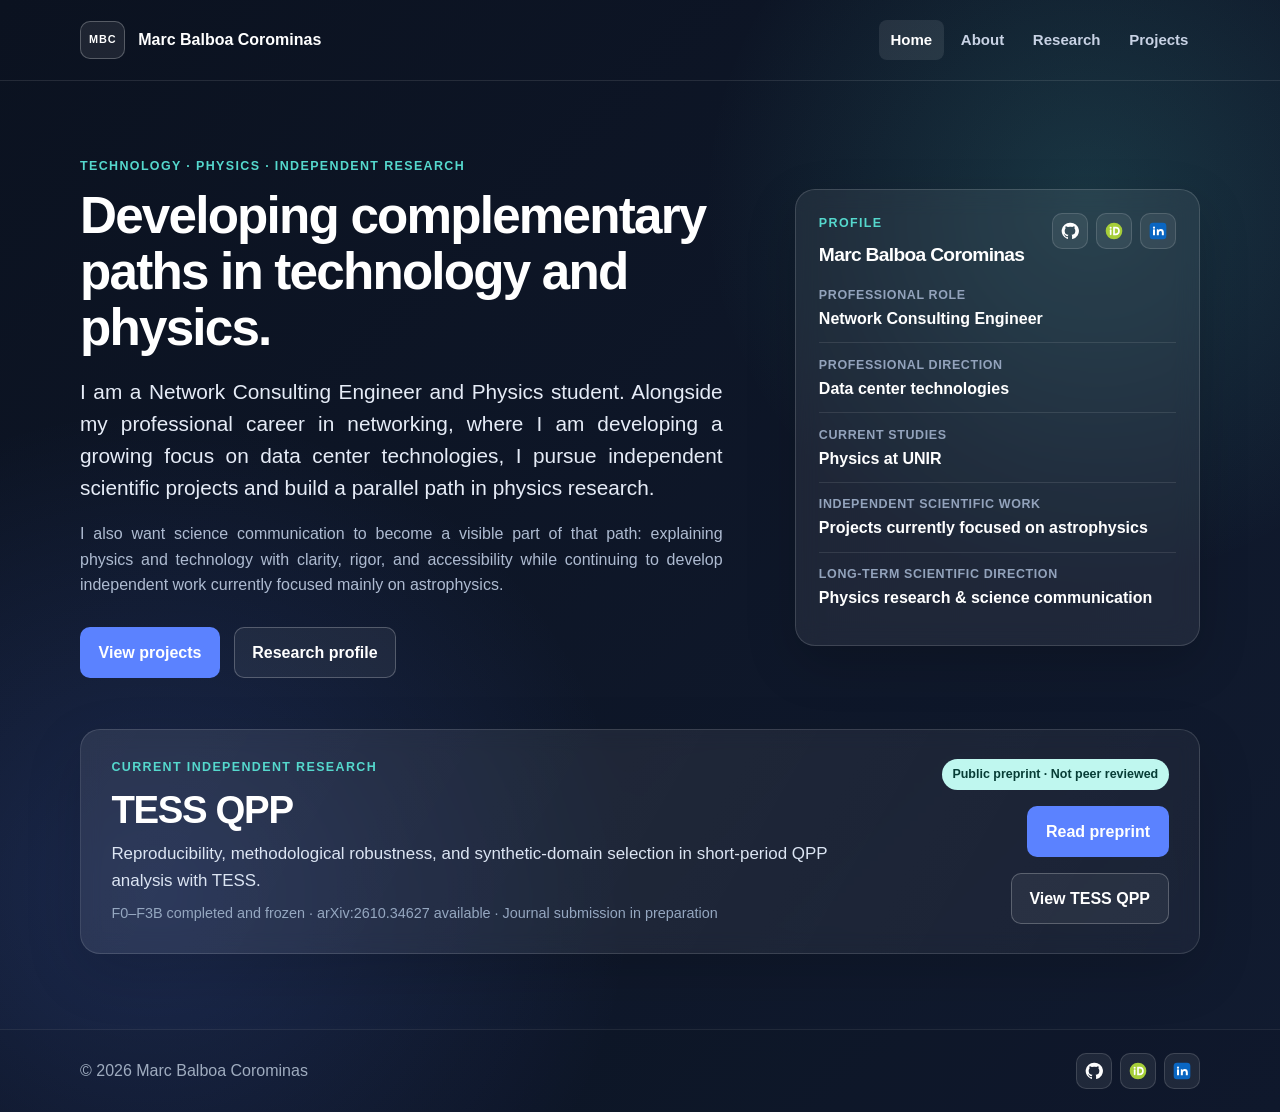
<file: index.html>
<!DOCTYPE html>
<html lang="en">
<head>
<meta charset="UTF-8">
<meta name="viewport" content="width=device-width, initial-scale=1.0">
<meta name="theme-color" content="#0b1220">
<title>Marc Balboa Corominas | Technology, Physics & Independent Research</title>
<meta name="description" content="Personal website of Marc Balboa Corominas, Network Consulting Engineer, Physics student, and developer of independent scientific projects.">
<link rel="icon" href="assets/icons/favicon.svg" type="image/svg+xml">
<link rel="stylesheet" href="assets/css/style.css">
</head>
<body>
<div class="site-shell home-shell">
<header class="site-header">
  <div class="container header-inner">
    <a class="brand" href="index.html" aria-label="Marc Balboa Corominas, home">
      <span class="brand-mark" aria-hidden="true">MBC</span>
      <span class="brand-name">Marc Balboa Corominas</span>
    </a>
    <nav aria-label="Main navigation">
      <a aria-current="page" href="index.html">Home</a>
      <a href="about.html">About</a>
      <a href="research.html">Research</a>
      <a href="projects.html">Projects</a>
    </nav>
  </div>
</header>
<main class="home-main">
<section class="hero container">
  <div class="hero-copy">
    <p class="eyebrow">Technology · Physics · Independent Research</p>
    <h1>Developing complementary paths in technology and physics.</h1>
    <p class="hero-intro">I am a Network Consulting Engineer and Physics student. Alongside my professional career in networking, where I am developing a growing focus on data center technologies, I pursue independent scientific projects and build a parallel path in physics research.</p>
    <p class="hero-support">I also want science communication to become a visible part of that path: explaining physics and technology with clarity, rigor, and accessibility while continuing to develop independent work currently focused mainly on astrophysics.</p>
    <div class="actions">
      <a class="button button-primary" href="projects.html">View projects</a>
      <a class="button button-secondary" href="research.html">Research profile</a>
    </div>
  </div>
  <aside class="profile-panel" aria-label="Professional and academic profile">
    <div class="profile-panel-top">
      <div>
        <p class="panel-label">Profile</p>
        <h2>Marc Balboa Corominas</h2>
      </div>
      <div class="social-links" aria-label="Professional profiles">
        <a class="icon-link" href="https://github.com/marc-balboa-corominas" rel="me" aria-label="GitHub"><img src="assets/icons/github.svg" alt=""></a>
        <a class="icon-link" href="https://orcid.org/0009-0006-7571-9193" rel="me" aria-label="ORCID"><img src="assets/icons/orcid.svg" alt=""></a>
        <a class="icon-link" href="https://www.linkedin.com/in/marc-balboa-corominas-b39a37172" rel="me" aria-label="LinkedIn"><img src="assets/icons/linkedin.svg" alt=""></a>
      </div>
    </div>
    <dl class="profile-list">
      <div><dt>Professional role</dt><dd>Network Consulting Engineer</dd></div>
      <div><dt>Professional direction</dt><dd>Data center technologies</dd></div>
      <div><dt>Current studies</dt><dd>Physics at UNIR</dd></div>
      <div><dt>Independent scientific work</dt><dd>Projects currently focused on astrophysics</dd></div>
      <div><dt>Long-term scientific direction</dt><dd>Physics research & science communication</dd></div>
    </dl>
  </aside>
</section>
<section class="featured-research-section container" aria-labelledby="featured-research-title">
  <div class="featured-research-card">
    <div class="featured-research-copy">
      <p class="eyebrow">Current independent research</p>
      <h2 id="featured-research-title">TESS QPP</h2>
      <p class="featured-research-lead">Reproducibility, methodological robustness, and synthetic-domain selection in short-period QPP analysis with TESS.</p>
      <p class="featured-research-meta">F0–F3B completed and frozen · arXiv:2610.34627 available · Journal submission in preparation</p>
    </div>
    <div class="featured-research-action">
      <span class="status-pill status-active">Public preprint · Not peer reviewed</span>
      <a class="button button-primary" href="https://arxiv.org/abs/2610.34627">Read preprint</a>
      <a class="button button-secondary" href="tess-qpp.html">View TESS QPP</a>
    </div>
  </div>
</section>
</main>
<footer class="site-footer">
  <div class="container footer-inner">
    <p>© 2026 Marc Balboa Corominas</p>
    <div class="social-links" aria-label="Professional profiles">
      <a class="icon-link" href="https://github.com/marc-balboa-corominas" rel="me" aria-label="GitHub"><img src="assets/icons/github.svg" alt=""></a>
      <a class="icon-link" href="https://orcid.org/0009-0006-7571-9193" rel="me" aria-label="ORCID"><img src="assets/icons/orcid.svg" alt=""></a>
      <a class="icon-link" href="https://www.linkedin.com/in/marc-balboa-corominas-b39a37172" rel="me" aria-label="LinkedIn"><img src="assets/icons/linkedin.svg" alt=""></a>
    </div>
  </div>
</footer>
</div>
<!-- Cloudflare Web Analytics --><script type='module' src='https://static.cloudflareinsights.com/beacon.min.js' data-cf-beacon='{"token": "923029ad1866420088f76fa5ce0a15ee"}'></script><!-- End Cloudflare Web Analytics -->
</body>
</html>
</file>
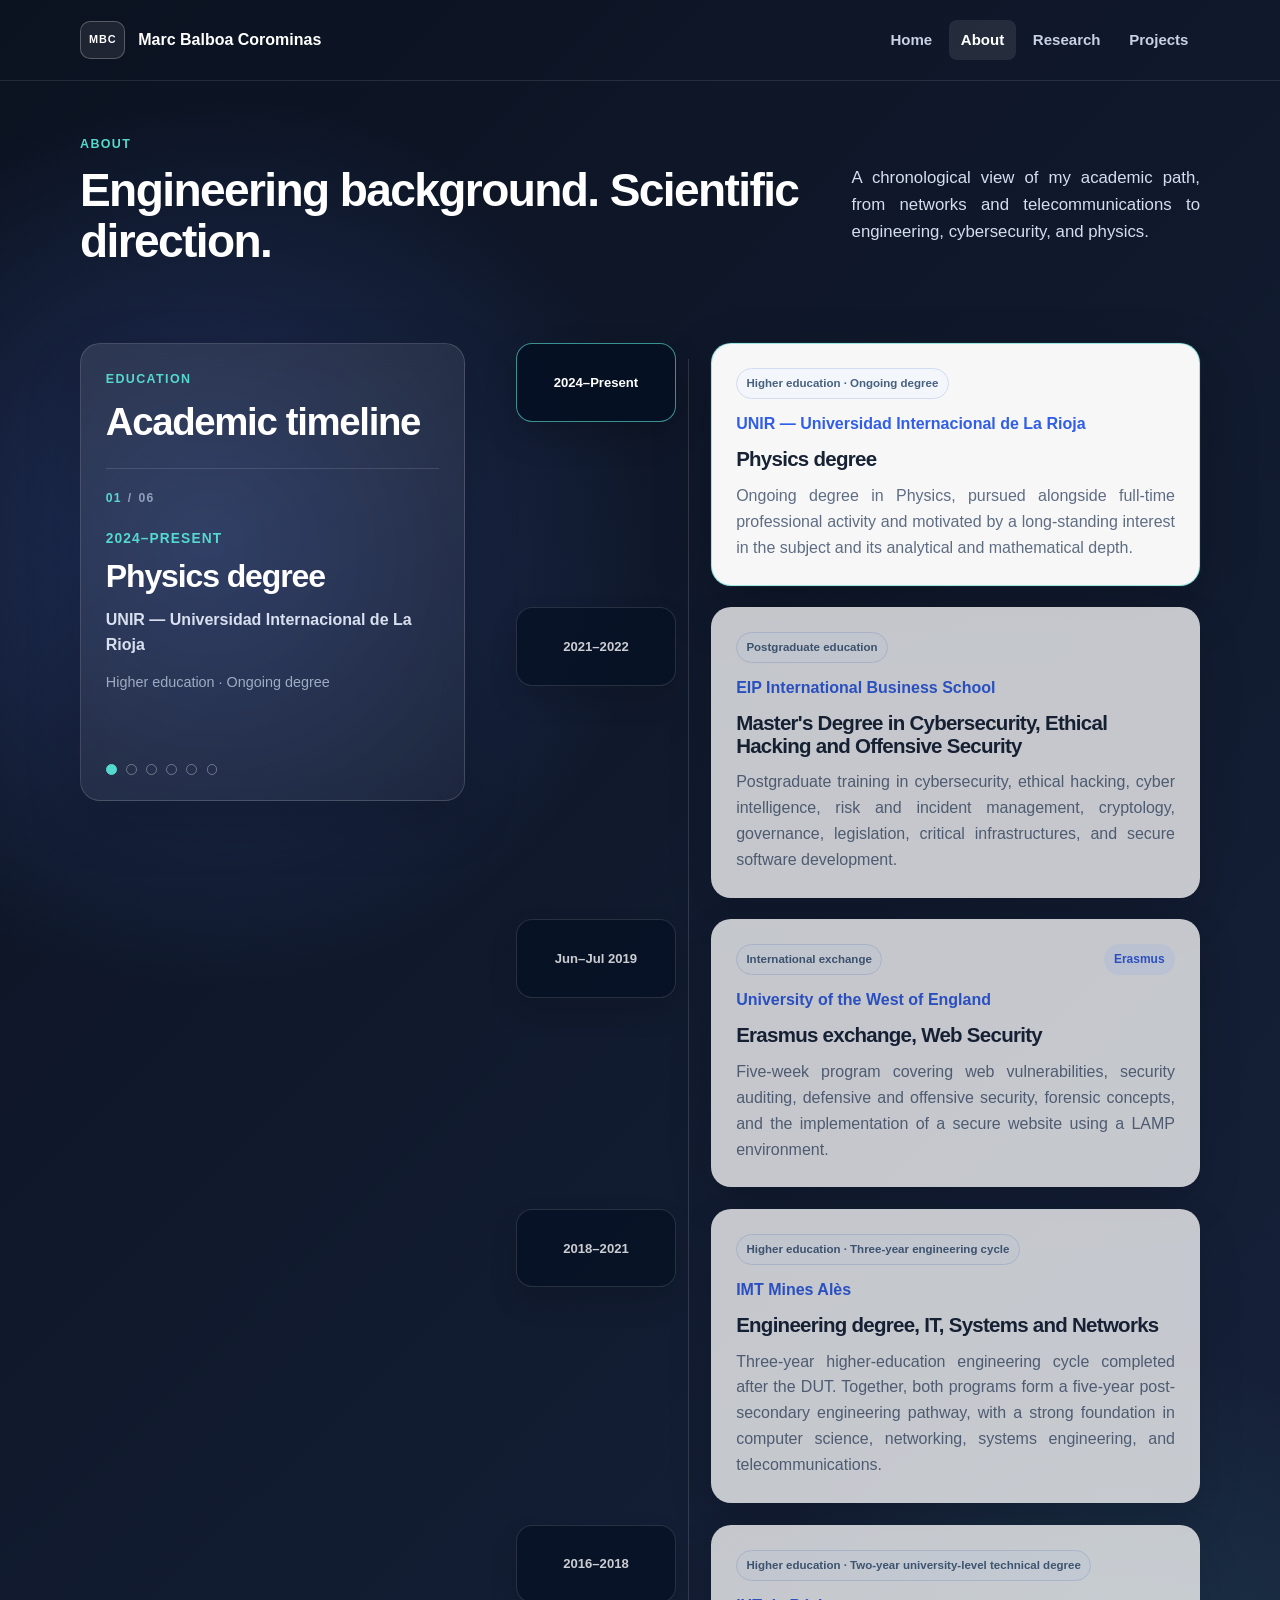
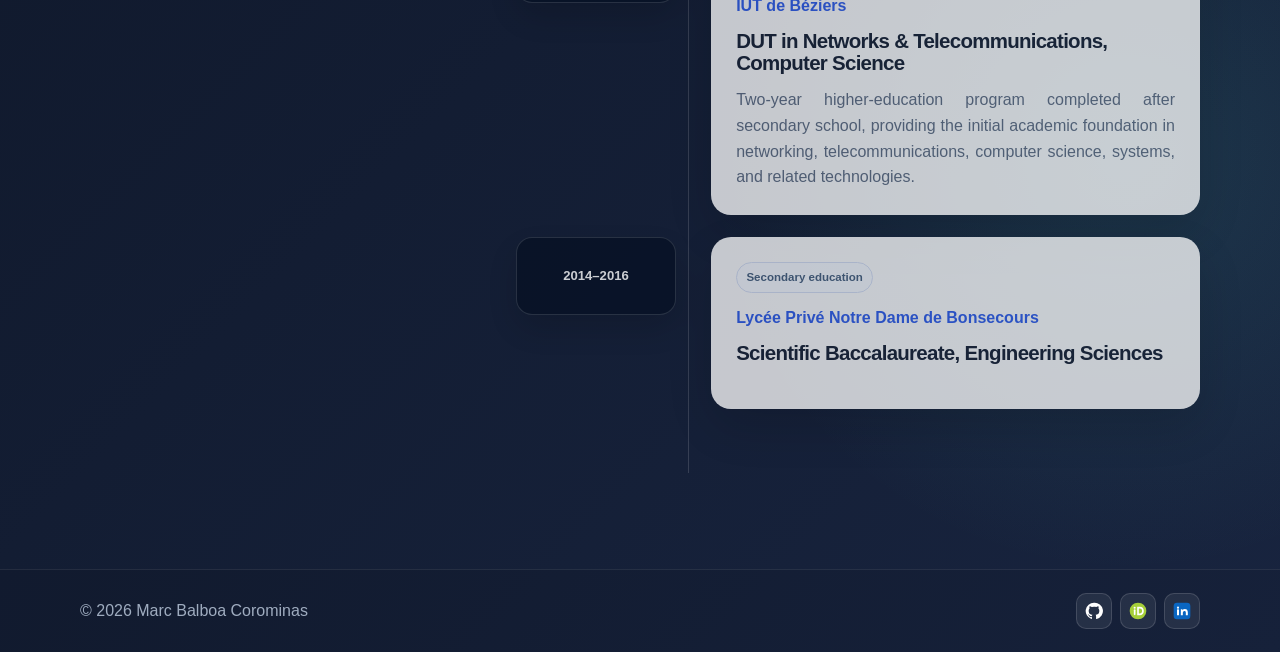
<file: about.html>
<!DOCTYPE html>
<html lang="en">
<head>
<meta charset="UTF-8">
<meta name="viewport" content="width=device-width, initial-scale=1.0">
<meta name="theme-color" content="#18243f">
<title>About | Marc Balboa Corominas</title>
<meta name="description" content="Academic background of Marc Balboa Corominas, from engineering sciences and telecommunications to cybersecurity and physics.">
<link rel="icon" href="assets/icons/favicon.svg" type="image/svg+xml">
<link rel="stylesheet" href="assets/css/style.css">
</head>
<body>
<div class="site-shell about-shell">
<header class="site-header"><div class="container header-inner"><a class="brand" href="index.html" aria-label="Marc Balboa Corominas, home"><span class="brand-mark" aria-hidden="true">MBC</span><span class="brand-name">Marc Balboa Corominas</span></a><nav aria-label="Main navigation"><a href="index.html">Home</a><a aria-current="page" href="about.html">About</a><a href="research.html">Research</a><a href="projects.html">Projects</a></nav></div></header>
<main>
  <section class="page-hero container"><div><p class="eyebrow">About</p><h1>Engineering background. Scientific direction.</h1></div><p>A chronological view of my academic path, from networks and telecommunications to engineering, cybersecurity, and physics.</p></section>
  <section class="container education-explorer">
    <aside class="education-companion" aria-live="polite">
      <p class="eyebrow">Education</p><h2>Academic timeline</h2>
      <div class="active-education"><p class="active-step"><span id="activeEducationIndex">01</span><span aria-hidden="true">/</span><span>06</span></p><p class="active-years" id="activeEducationYears">2024–Present</p><h3 id="activeEducationTitle">Physics degree</h3><p class="active-institution" id="activeEducationInstitution">UNIR — Universidad Internacional de La Rioja</p><p class="active-level" id="activeEducationLevel">Higher education · Ongoing degree</p></div>
      <div class="timeline-navigation" aria-label="Academic timeline navigation"><button class="timeline-nav-dot is-active" type="button" data-entry-link="education-01" aria-label="Go to 2024–Present"></button><button class="timeline-nav-dot" type="button" data-entry-link="education-02" aria-label="Go to 2021–2022"></button><button class="timeline-nav-dot" type="button" data-entry-link="education-03" aria-label="Go to Jun–Jul 2019"></button><button class="timeline-nav-dot" type="button" data-entry-link="education-04" aria-label="Go to 2018–2021"></button><button class="timeline-nav-dot" type="button" data-entry-link="education-05" aria-label="Go to 2016–2018"></button><button class="timeline-nav-dot" type="button" data-entry-link="education-06" aria-label="Go to 2014–2016"></button></div>
    </aside>
    <div class="education-timeline" aria-label="Education timeline">
      <article class="education-entry is-active" id="education-01" data-index="01" data-years="2024–Present" data-title="Physics degree" data-institution="UNIR — Universidad Internacional de La Rioja" data-level="Higher education · Ongoing degree"><div class="year-block">2024–Present</div><div class="education-card"><span class="education-level">Higher education · Ongoing degree</span><p class="institution">UNIR — Universidad Internacional de La Rioja</p><h3>Physics degree</h3><p>Ongoing degree in Physics, pursued alongside full-time professional activity and motivated by a long-standing interest in the subject and its analytical and mathematical depth.</p></div></article>
      <article class="education-entry" id="education-02" data-index="02" data-years="2021–2022" data-title="Master's Degree in Cybersecurity, Ethical Hacking and Offensive Security" data-institution="EIP International Business School" data-level="Postgraduate education"><div class="year-block">2021–2022</div><div class="education-card"><span class="education-level">Postgraduate education</span><p class="institution">EIP International Business School</p><h3>Master's Degree in Cybersecurity, Ethical Hacking and Offensive Security</h3><p>Postgraduate training in cybersecurity, ethical hacking, cyber intelligence, risk and incident management, cryptology, governance, legislation, critical infrastructures, and secure software development.</p></div></article>
      <article class="education-entry" id="education-03" data-index="03" data-years="Jun–Jul 2019" data-title="Erasmus exchange, Web Security" data-institution="University of the West of England" data-level="Erasmus"><div class="year-block">Jun–Jul 2019</div><div class="education-card"><div class="entry-heading"><div><span class="education-level">International exchange</span><p class="institution">University of the West of England</p><h3>Erasmus exchange, Web Security</h3></div><span class="entry-tag">Erasmus</span></div><p>Five-week program covering web vulnerabilities, security auditing, defensive and offensive security, forensic concepts, and the implementation of a secure website using a LAMP environment.</p></div></article>
      <article class="education-entry" id="education-04" data-index="04" data-years="2018–2021" data-title="Engineering degree, IT, Systems and Networks" data-institution="IMT Mines Alès" data-level="Higher education · Three-year engineering cycle"><div class="year-block">2018–2021</div><div class="education-card"><span class="education-level">Higher education · Three-year engineering cycle</span><p class="institution">IMT Mines Alès</p><h3>Engineering degree, IT, Systems and Networks</h3><p>Three-year higher-education engineering cycle completed after the DUT. Together, both programs form a five-year post-secondary engineering pathway, with a strong foundation in computer science, networking, systems engineering, and telecommunications.</p></div></article>
      <article class="education-entry" id="education-05" data-index="05" data-years="2016–2018" data-title="DUT in Networks & Telecommunications, Computer Science" data-institution="IUT de Béziers" data-level="Higher education · Two-year university-level technical degree"><div class="year-block">2016–2018</div><div class="education-card"><span class="education-level">Higher education · Two-year university-level technical degree</span><p class="institution">IUT de Béziers</p><h3>DUT in Networks & Telecommunications, Computer Science</h3><p>Two-year higher-education program completed after secondary school, providing the initial academic foundation in networking, telecommunications, computer science, systems, and related technologies.</p></div></article>
      <article class="education-entry" id="education-06" data-index="06" data-years="2014–2016" data-title="Scientific Baccalaureate, Engineering Sciences" data-institution="Lycée Privé Notre Dame de Bonsecours" data-level="Secondary education"><div class="year-block">2014–2016</div><div class="education-card"><span class="education-level">Secondary education</span><p class="institution">Lycée Privé Notre Dame de Bonsecours</p><h3>Scientific Baccalaureate, Engineering Sciences</h3></div></article>
    </div>
  </section>
</main>
<footer class="site-footer"><div class="container footer-inner"><p>© 2026 Marc Balboa Corominas</p><div class="social-links" aria-label="Professional profiles"><a class="icon-link" href="https://github.com/marc-balboa-corominas" rel="me" aria-label="GitHub"><img src="assets/icons/github.svg" alt=""></a><a class="icon-link" href="https://orcid.org/0009-0006-7571-9193" rel="me" aria-label="ORCID"><img src="assets/icons/orcid.svg" alt=""></a><a class="icon-link" href="https://www.linkedin.com/in/marc-balboa-corominas-b39a37172" rel="me" aria-label="LinkedIn"><img src="assets/icons/linkedin.svg" alt=""></a></div></div></footer>
<script src="assets/js/about.js"></script>
</div>
<!-- Cloudflare Web Analytics --><script type='module' src='https://static.cloudflareinsights.com/beacon.min.js' data-cf-beacon='{"token": "923029ad1866420088f76fa5ce0a15ee"}'></script><!-- End Cloudflare Web Analytics -->
</body>
</html>
</file>
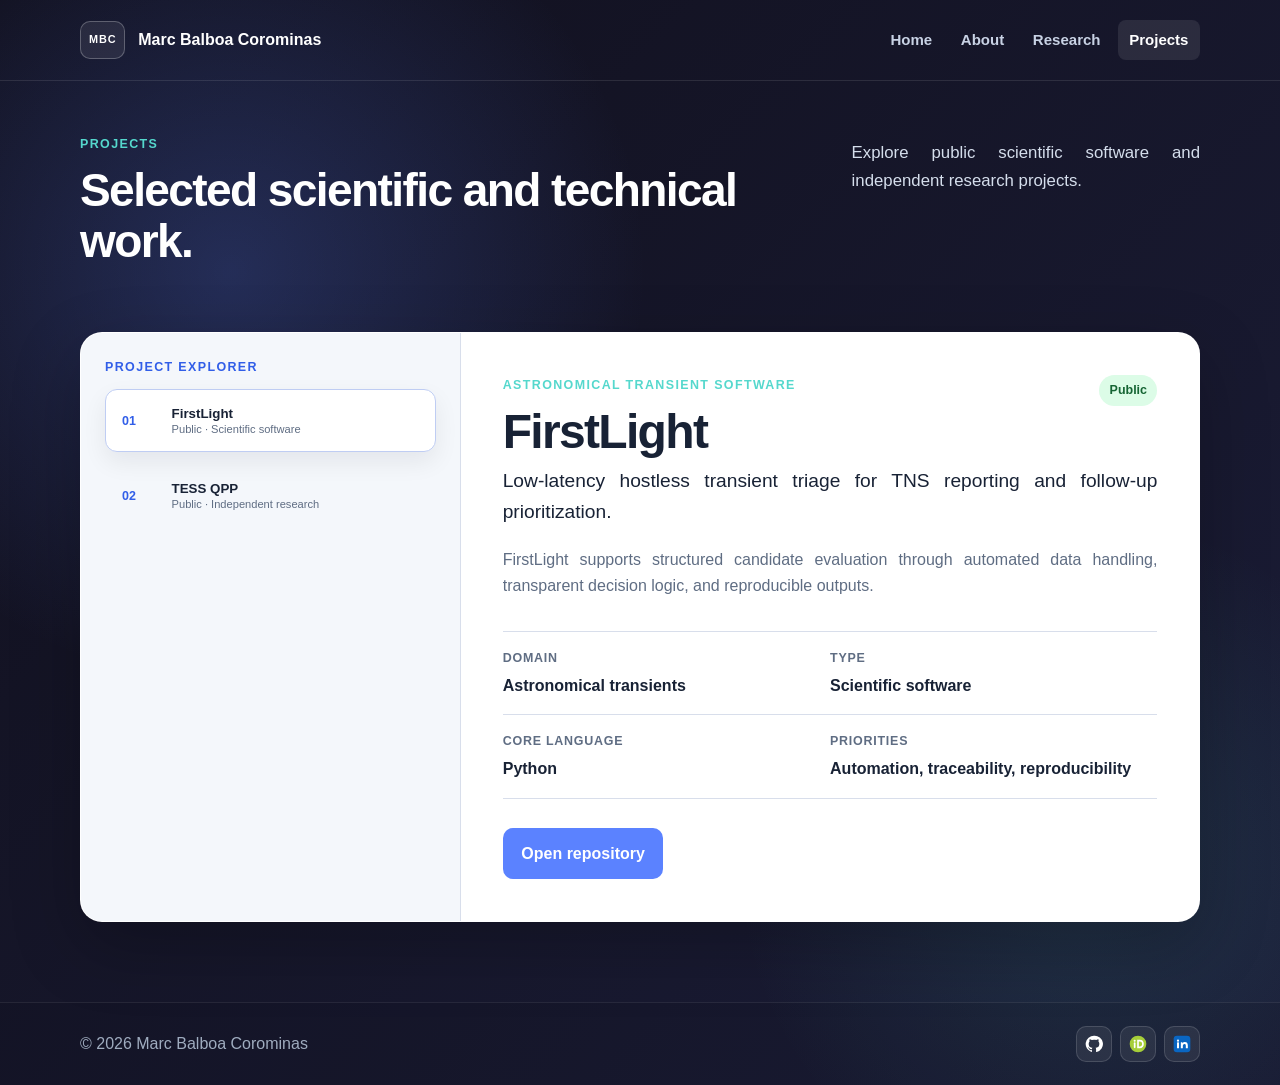
<file: projects.html>
<!DOCTYPE html>
<html lang="en">
<head>
<meta charset="UTF-8">
<meta name="viewport" content="width=device-width, initial-scale=1.0">
<meta name="theme-color" content="#17152a">
<title>Projects | Marc Balboa Corominas</title>
<meta name="description" content="Selected scientific and technical projects by Marc Balboa Corominas.">
<link rel="icon" href="assets/icons/favicon.svg" type="image/svg+xml">
<link rel="stylesheet" href="assets/css/style.css">
</head>
<body>
<div class="site-shell projects-shell">
<header class="site-header">
  <div class="container header-inner">
    <a class="brand" href="index.html" aria-label="Marc Balboa Corominas, home">
      <span class="brand-mark" aria-hidden="true">MBC</span>
      <span class="brand-name">Marc Balboa Corominas</span>
    </a>
    <nav aria-label="Main navigation">
      <a href="index.html">Home</a>
      <a href="about.html">About</a>
      <a href="research.html">Research</a>
      <a aria-current="page" href="projects.html">Projects</a>
    </nav>
  </div>
</header>
<main>
  <section class="page-hero container">
    <div>
      <p class="eyebrow">Projects</p>
      <h1>Selected scientific and technical work.</h1>
    </div>
    <p>Explore public scientific software and independent research projects.</p>
  </section>
  <section class="project-section container">
    <div class="project-browser" data-project-browser>
      <aside class="project-selector" aria-label="Project selector">
        <p class="selector-label">Project explorer</p>
        <button class="project-tab is-active" type="button" data-project-target="firstlight" aria-pressed="true">
          <span class="project-tab-index">01</span>
          <span><strong>FirstLight</strong><small>Public · Scientific software</small></span>
        </button>
        <button class="project-tab" type="button" data-project-target="tess-qpp" aria-pressed="false">
          <span class="project-tab-index">02</span>
          <span><strong>TESS QPP</strong><small>Public · Independent research</small></span>
        </button>
      </aside>
      <div class="project-stage">
        <article class="project-panel is-active" data-project-panel="firstlight">
          <div class="project-stage-header">
            <div>
              <p class="project-type">Astronomical transient software</p>
              <h2>FirstLight</h2>
            </div>
            <span class="status-pill status-public">Public</span>
          </div>
          <p class="project-lead">Low-latency hostless transient triage for TNS reporting and follow-up prioritization.</p>
          <p class="project-description">FirstLight supports structured candidate evaluation through automated data handling, transparent decision logic, and reproducible outputs.</p>
          <dl class="project-facts">
            <div><dt>Domain</dt><dd>Astronomical transients</dd></div>
            <div><dt>Type</dt><dd>Scientific software</dd></div>
            <div><dt>Core language</dt><dd>Python</dd></div>
            <div><dt>Priorities</dt><dd>Automation, traceability, reproducibility</dd></div>
          </dl>
          <div class="actions"><a class="button button-primary" href="https://github.com/marc-balboa-corominas/FirstLight">Open repository</a></div>
        </article>
        <article class="project-panel" data-project-panel="tess-qpp" hidden>
          <div class="project-stage-header">
            <div>
              <p class="project-type">Independent astrophysics research</p>
              <h2>TESS QPP</h2>
            </div>
            <span class="status-pill status-public">Public</span>
          </div>
          <p class="project-lead">Reproducibility, methodological robustness, and synthetic-domain selection in short-period QPP analysis with TESS.</p>
          <p class="project-description">TESS QPP investigates how analysis choices, observational robustness, numerical behaviour, and synthetic known-truth evaluation influence the detection and interpretation of short-period quasi-periodic pulsations in stellar flares.</p>
          <dl class="project-facts">
            <div><dt>Domain</dt><dd>Stellar astrophysics</dd></div>
            <div><dt>Current stage</dt><dd>Public preprint · Journal submission in preparation</dd></div>
            <div><dt>Evidence</dt><dd>F0–F3B completed and frozen</dd></div>
            <div><dt>Preprint</dt><dd><a href="https://arxiv.org/abs/2610.34627">arXiv:2610.34627</a> · Not peer reviewed</dd></div>
            <div><dt>Priorities</dt><dd>Reproducibility, robustness, validation</dd></div>
          </dl>
          <div class="actions">
            <a class="button button-primary" href="https://arxiv.org/abs/2610.34627">Read preprint</a>
            <a class="button button-secondary project-button-secondary" href="tess-qpp.html">View project</a>
            <a class="button button-secondary project-button-secondary" href="https://github.com/marc-balboa-corominas/tess-qpp">Open repository</a>
          </div>
        </article>
      </div>
    </div>
  </section>
</main>
<footer class="site-footer">
  <div class="container footer-inner">
    <p>© 2026 Marc Balboa Corominas</p>
    <div class="social-links" aria-label="Professional profiles">
      <a class="icon-link" href="https://github.com/marc-balboa-corominas" rel="me" aria-label="GitHub"><img src="assets/icons/github.svg" alt=""></a>
      <a class="icon-link" href="https://orcid.org/0009-0006-7571-9193" rel="me" aria-label="ORCID"><img src="assets/icons/orcid.svg" alt=""></a>
      <a class="icon-link" href="https://www.linkedin.com/in/marc-balboa-corominas-b39a37172" rel="me" aria-label="LinkedIn"><img src="assets/icons/linkedin.svg" alt=""></a>
    </div>
  </div>
</footer>
<script src="assets/js/projects.js"></script>
</div>
<!-- Cloudflare Web Analytics --><script type='module' src='https://static.cloudflareinsights.com/beacon.min.js' data-cf-beacon='{"token": "923029ad1866420088f76fa5ce0a15ee"}'></script><!-- End Cloudflare Web Analytics -->
</body>
</html>
</file>
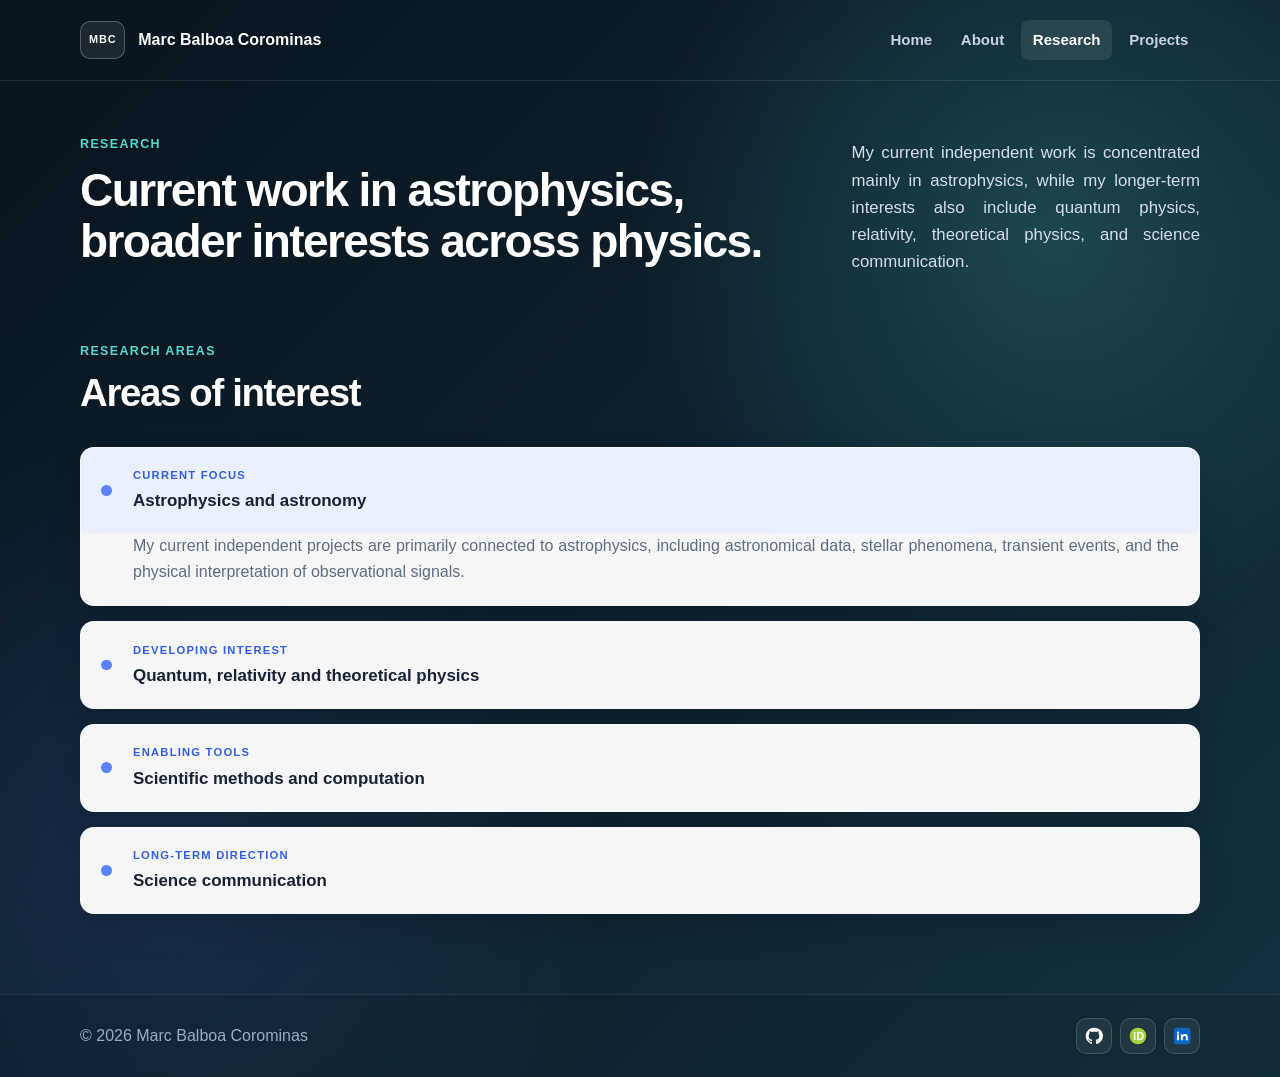
<file: research.html>
<!DOCTYPE html>
<html lang="en">
<head>
<meta charset="UTF-8">
<meta name="viewport" content="width=device-width, initial-scale=1.0">
<meta name="theme-color" content="#0d2630">
<title>Research | Marc Balboa Corominas</title>
<meta name="description" content="Current research interests of Marc Balboa Corominas across astrophysics, physics, scientific methods, and science communication.">
<link rel="icon" href="assets/icons/favicon.svg" type="image/svg+xml">
<link rel="stylesheet" href="assets/css/style.css">
</head>
<body>
<div class="site-shell research-shell">
<header class="site-header"><div class="container header-inner"><a class="brand" href="index.html" aria-label="Marc Balboa Corominas, home"><span class="brand-mark" aria-hidden="true">MBC</span><span class="brand-name">Marc Balboa Corominas</span></a><nav aria-label="Main navigation"><a href="index.html">Home</a><a href="about.html">About</a><a aria-current="page" href="research.html">Research</a><a href="projects.html">Projects</a></nav></div></header>
<main>
  <section class="page-hero container"><div><p class="eyebrow">Research</p><h1>Current work in astrophysics, broader interests across physics.</h1></div><p>My current independent work is concentrated mainly in astrophysics, while my longer-term interests also include quantum physics, relativity, theoretical physics, and science communication.</p></section>
  <section class="content-section container"><div class="section-intro light-intro"><p class="eyebrow">Research areas</p><h2>Areas of interest</h2></div><div class="research-accordion">
    <details open><summary><span class="topic-dot" aria-hidden="true"></span><div><span class="area-label">Current focus</span><strong>Astrophysics and astronomy</strong></div></summary><div class="details-content"><p>My current independent projects are primarily connected to astrophysics, including astronomical data, stellar phenomena, transient events, and the physical interpretation of observational signals.</p></div></details>
    <details><summary><span class="topic-dot" aria-hidden="true"></span><div><span class="area-label">Developing interest</span><strong>Quantum, relativity and theoretical physics</strong></div></summary><div class="details-content"><p>Areas I aim to explore progressively through the Physics degree, further academic training, and future research opportunities.</p></div></details>
    <details><summary><span class="topic-dot" aria-hidden="true"></span><div><span class="area-label">Enabling tools</span><strong>Scientific methods and computation</strong></div></summary><div class="details-content"><p>Programming, data analysis, modelling, automation, and engineering methods used to support scientific questions rather than define the limits of the research itself.</p></div></details>
    <details><summary><span class="topic-dot" aria-hidden="true"></span><div><span class="area-label">Long-term direction</span><strong>Science communication</strong></div></summary><div class="details-content"><p>A long-term aim to communicate physics and technology with clarity, rigor, and accessibility across technical, academic, and public audiences.</p></div></details>
  </div></section>
</main>
<footer class="site-footer"><div class="container footer-inner"><p>© 2026 Marc Balboa Corominas</p><div class="social-links" aria-label="Professional profiles"><a class="icon-link" href="https://github.com/marc-balboa-corominas" rel="me" aria-label="GitHub"><img src="assets/icons/github.svg" alt=""></a><a class="icon-link" href="https://orcid.org/0009-0006-7571-9193" rel="me" aria-label="ORCID"><img src="assets/icons/orcid.svg" alt=""></a><a class="icon-link" href="https://www.linkedin.com/in/marc-balboa-corominas-b39a37172" rel="me" aria-label="LinkedIn"><img src="assets/icons/linkedin.svg" alt=""></a></div></div></footer>
</div>
<!-- Cloudflare Web Analytics --><script type='module' src='https://static.cloudflareinsights.com/beacon.min.js' data-cf-beacon='{"token": "923029ad1866420088f76fa5ce0a15ee"}'></script><!-- End Cloudflare Web Analytics -->
</body>
</html>
</file>
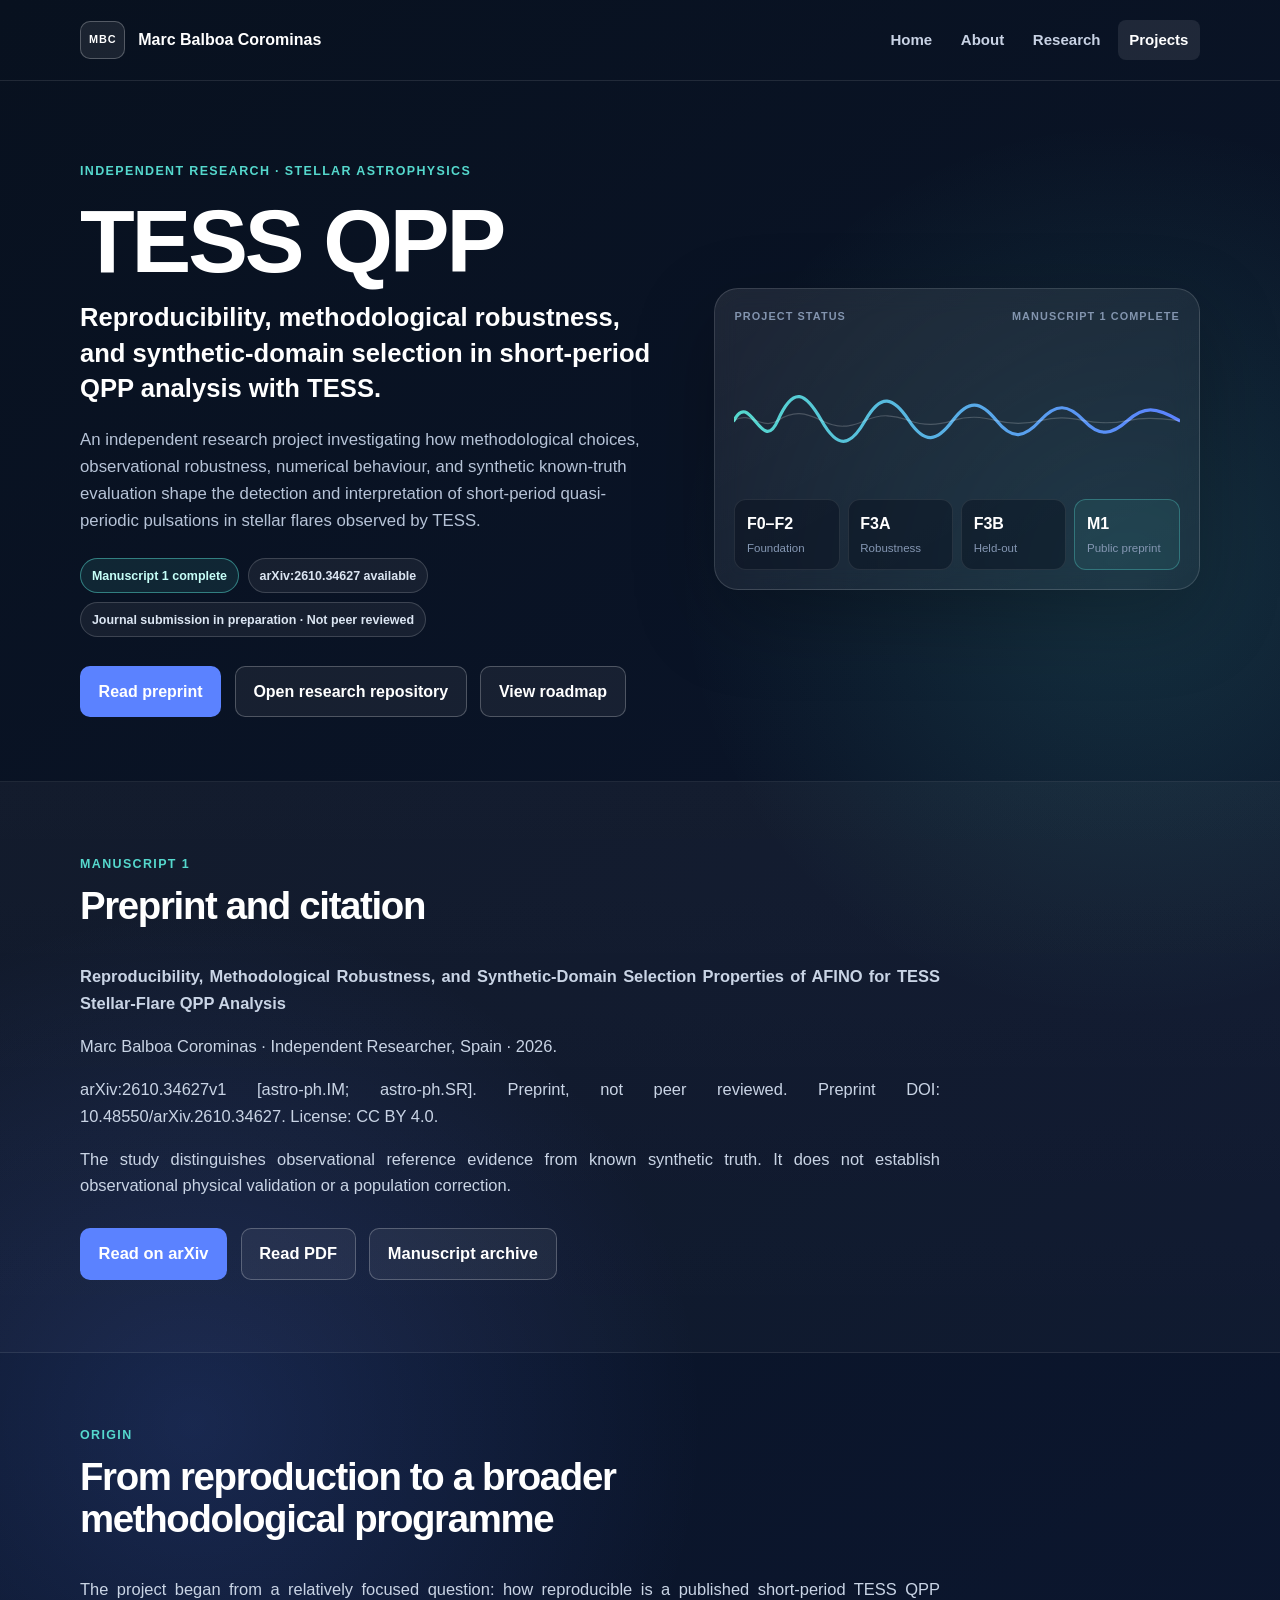
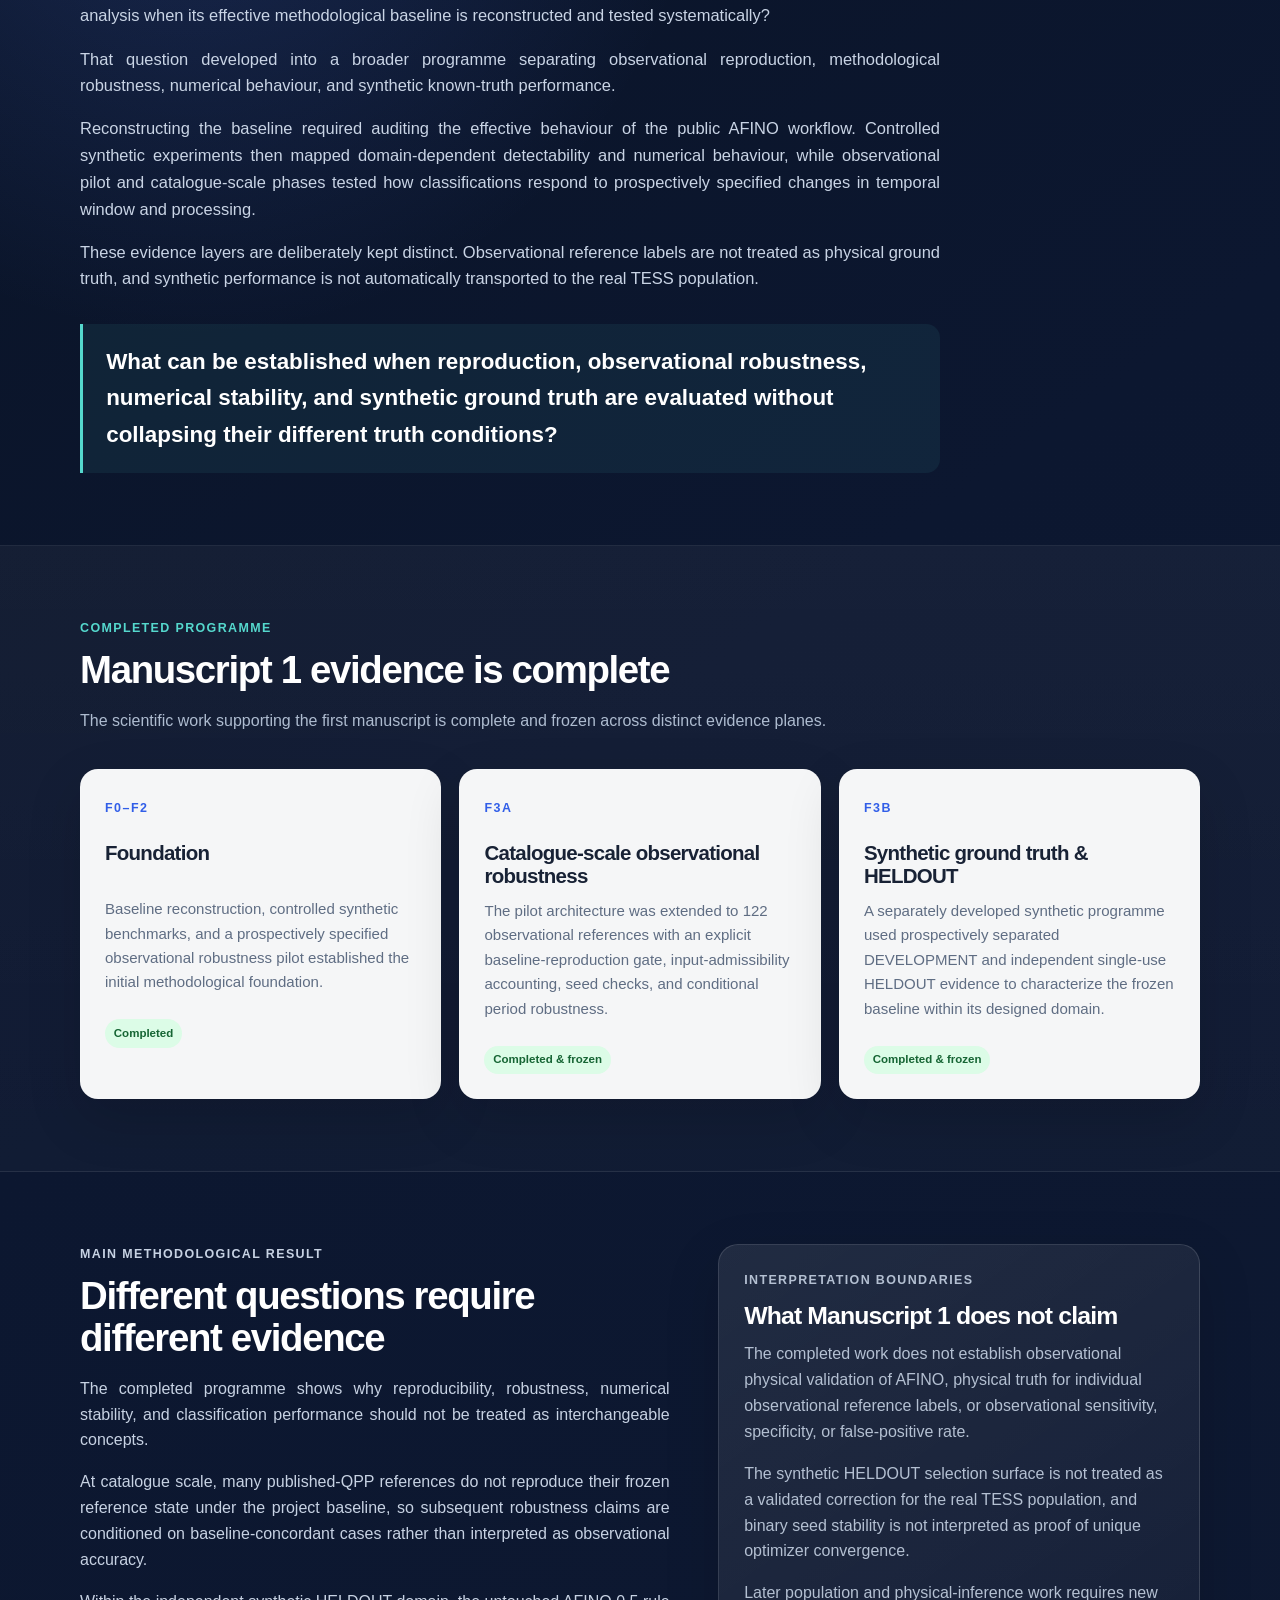
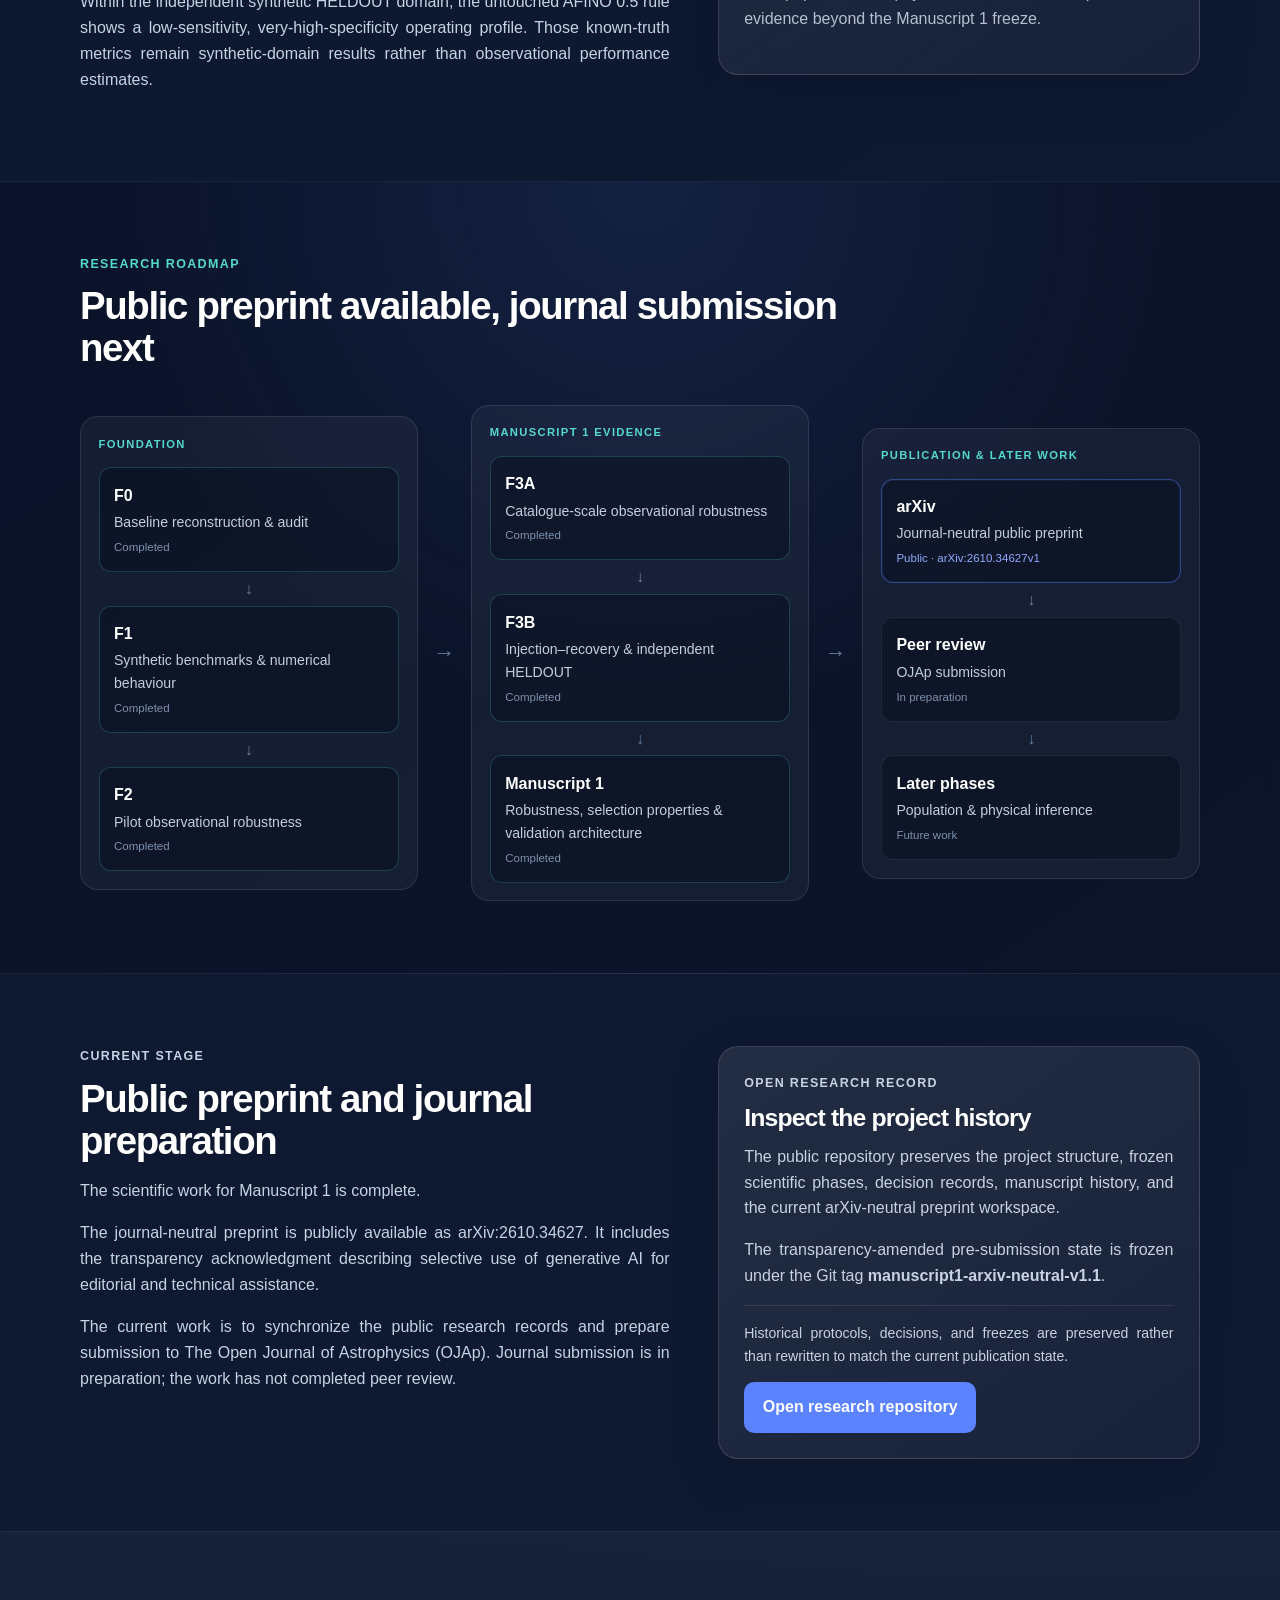
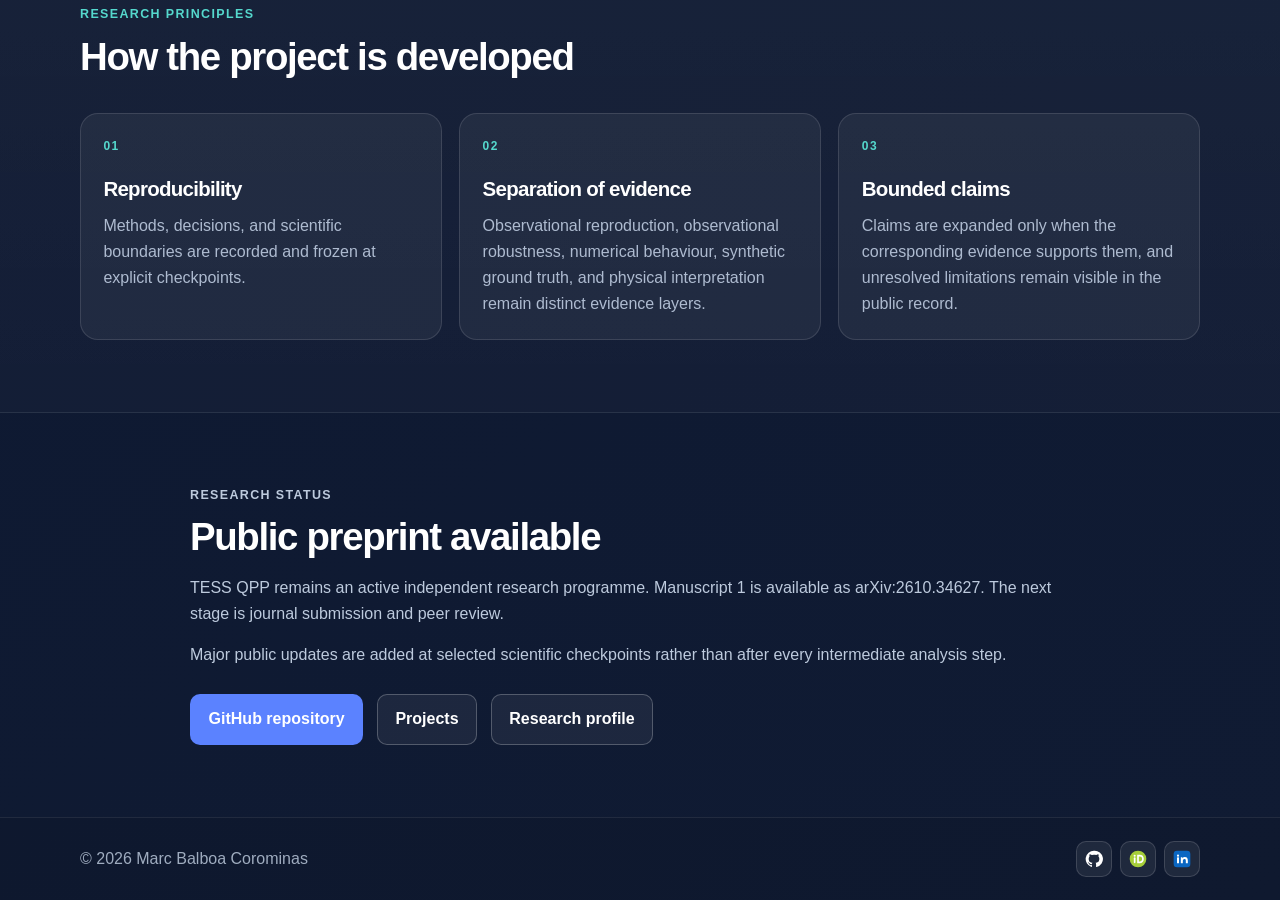
<file: tess-qpp.html>
<!DOCTYPE html>
<html lang="en">
<head>
<meta charset="UTF-8">
<meta name="viewport" content="width=device-width, initial-scale=1.0">
<meta name="theme-color" content="#0b1730">
<title>TESS QPP | Marc Balboa Corominas</title>
<meta name="description" content="TESS QPP is an independent research project investigating reproducibility, methodological robustness, numerical behaviour, and synthetic-domain selection properties in short-period quasi-periodic pulsation analysis with TESS.">
<link rel="icon" href="assets/icons/favicon.svg" type="image/svg+xml">
<link rel="stylesheet" href="assets/css/style.css">
</head>
<body>
<div class="site-shell qpp-shell">
<header class="site-header">
  <div class="container header-inner">
    <a class="brand" href="index.html" aria-label="Marc Balboa Corominas, home"><span class="brand-mark" aria-hidden="true">MBC</span><span class="brand-name">Marc Balboa Corominas</span></a>
    <nav aria-label="Main navigation"><a href="index.html">Home</a><a href="about.html">About</a><a href="research.html">Research</a><a aria-current="page" href="projects.html">Projects</a></nav>
  </div>
</header>
<main>
  <section class="qpp-hero container">
    <div class="qpp-hero-copy">
      <p class="eyebrow">Independent research · Stellar astrophysics</p>
      <h1>TESS QPP</h1>
      <p class="qpp-subtitle">Reproducibility, methodological robustness, and synthetic-domain selection in short-period QPP analysis with TESS.</p>
      <p class="qpp-intro">An independent research project investigating how methodological choices, observational robustness, numerical behaviour, and synthetic known-truth evaluation shape the detection and interpretation of short-period quasi-periodic pulsations in stellar flares observed by TESS.</p>
      <div class="qpp-status-row">
        <span class="qpp-chip qpp-chip-active">Manuscript 1 complete</span>
        <span class="qpp-chip">arXiv:2610.34627 available</span>
        <span class="qpp-chip">Journal submission in preparation · Not peer reviewed</span>
      </div>
      <div class="actions">
        <a class="button button-primary" href="https://arxiv.org/abs/2610.34627">Read preprint</a>
        <a class="button button-secondary" href="https://github.com/marc-balboa-corominas/tess-qpp">Open research repository</a>
        <a class="button button-secondary" href="#roadmap">View roadmap</a>
      </div>
    </div>
    <aside class="qpp-hero-visual" aria-label="TESS QPP project status">
      <div class="signal-card">
        <div class="signal-card-top"><span>PROJECT STATUS</span><span>MANUSCRIPT 1 COMPLETE</span></div>
        <svg viewBox="0 0 560 180" role="img" aria-label="Conceptual quasi-periodic signal illustration">
          <defs>
            <linearGradient id="signalGradient" x1="0" x2="1"><stop offset="0" stop-color="#55d8cd"/><stop offset="1" stop-color="#5b82ff"/></linearGradient>
          </defs>
          <path d="M0 95 C20 55, 35 140, 55 95 S90 60,110 95 S145 130,165 95 S200 65,220 95 S255 122,275 95 S310 70,330 95 S365 117,385 95 S420 74,440 95 S475 113,495 95 S530 77,560 95" fill="none" stroke="url(#signalGradient)" stroke-width="4" stroke-linecap="round"/>
          <path d="M0 95 C20 82, 35 108, 55 95 S90 85,110 95 S145 104,165 95 S200 88,220 95 S255 101,275 95 S310 90,330 95 S365 100,385 95 S420 91,440 95 S475 99,495 95 S530 92,560 95" fill="none" stroke="#ffffff" stroke-opacity=".2" stroke-width="1.5"/>
        </svg>
        <div class="signal-card-grid"><div><strong>F0–F2</strong><span>Foundation</span></div><div><strong>F3A</strong><span>Robustness</span></div><div><strong>F3B</strong><span>Held-out</span></div><div class="is-next"><strong>M1</strong><span>Public preprint</span></div></div>
      </div>
    </aside>
  </section>

  <section class="qpp-section qpp-section-soft" id="publication" aria-labelledby="publication-title">
    <div class="container">
      <div class="qpp-section-heading"><p class="eyebrow">Manuscript 1</p><h2 id="publication-title">Preprint and citation</h2></div>
      <div class="qpp-copy-wide">
        <p><strong>Reproducibility, Methodological Robustness, and Synthetic-Domain Selection Properties of AFINO for TESS Stellar-Flare QPP Analysis</strong></p>
        <p>Marc Balboa Corominas · Independent Researcher, Spain · 2026.</p>
        <p><a href="https://arxiv.org/abs/2610.34627v1">arXiv:2610.34627v1</a> [astro-ph.IM; astro-ph.SR]. Preprint, not peer reviewed. Preprint DOI: <a href="https://doi.org/10.48550/arXiv.2610.34627">10.48550/arXiv.2610.34627</a>. License: CC BY 4.0.</p>
        <p>The study distinguishes observational reference evidence from known synthetic truth. It does not establish observational physical validation or a population correction.</p>
        <div class="actions"><a class="button button-primary" href="https://arxiv.org/abs/2610.34627">Read on arXiv</a><a class="button button-secondary" href="https://arxiv.org/pdf/2610.34627v1">Read PDF</a><a class="button button-secondary" href="https://osf.io/vhktr/">Manuscript archive</a></div>
      </div>
    </div>
  </section>

  <section class="qpp-section container">
    <div class="qpp-section-heading"><p class="eyebrow">Origin</p><h2>From reproduction to a broader methodological programme</h2></div>
    <div class="qpp-copy-wide">
      <p>The project began from a relatively focused question: how reproducible is a published short-period TESS QPP analysis when its effective methodological baseline is reconstructed and tested systematically?</p>
      <p>That question developed into a broader programme separating observational reproduction, methodological robustness, numerical behaviour, and synthetic known-truth performance.</p>
      <p>Reconstructing the baseline required auditing the effective behaviour of the public AFINO workflow. Controlled synthetic experiments then mapped domain-dependent detectability and numerical behaviour, while observational pilot and catalogue-scale phases tested how classifications respond to prospectively specified changes in temporal window and processing.</p>
      <p>These evidence layers are deliberately kept distinct. Observational reference labels are not treated as physical ground truth, and synthetic performance is not automatically transported to the real TESS population.</p>
      <blockquote class="qpp-question">What can be established when reproduction, observational robustness, numerical stability, and synthetic ground truth are evaluated without collapsing their different truth conditions?</blockquote>
    </div>
  </section>

  <section class="qpp-section qpp-section-soft">
    <div class="container">
      <div class="qpp-section-heading"><p class="eyebrow">Completed programme</p><h2>Manuscript 1 evidence is complete</h2><p>The scientific work supporting the first manuscript is complete and frozen across distinct evidence planes.</p></div>
      <div class="phase-grid">
        <article class="phase-card"><span class="phase-index">F0–F2</span><h3>Foundation</h3><p>Baseline reconstruction, controlled synthetic benchmarks, and a prospectively specified observational robustness pilot established the initial methodological foundation.</p><span class="phase-state">Completed</span></article>
        <article class="phase-card"><span class="phase-index">F3A</span><h3>Catalogue-scale observational robustness</h3><p>The pilot architecture was extended to 122 observational references with an explicit baseline-reproduction gate, input-admissibility accounting, seed checks, and conditional period robustness.</p><span class="phase-state">Completed &amp; frozen</span></article>
        <article class="phase-card"><span class="phase-index">F3B</span><h3>Synthetic ground truth &amp; HELDOUT</h3><p>A separately developed synthetic programme used prospectively separated DEVELOPMENT and independent single-use HELDOUT evidence to characterize the frozen baseline within its designed domain.</p><span class="phase-state">Completed &amp; frozen</span></article>
      </div>
    </div>
  </section>

  <section class="qpp-section container">
    <div class="qpp-two-column">
      <div>
        <p class="eyebrow">Main methodological result</p>
        <h2>Different questions require different evidence</h2>
        <p>The completed programme shows why reproducibility, robustness, numerical stability, and classification performance should not be treated as interchangeable concepts.</p>
        <p>At catalogue scale, many published-QPP references do not reproduce their frozen reference state under the project baseline, so subsequent robustness claims are conditioned on baseline-concordant cases rather than interpreted as observational accuracy.</p>
        <p>Within the independent synthetic HELDOUT domain, the untouched AFINO 0.5 rule shows a low-sensitivity, very-high-specificity operating profile. Those known-truth metrics remain synthetic-domain results rather than observational performance estimates.</p>
      </div>
      <aside class="limits-card">
        <p class="eyebrow">Interpretation boundaries</p>
        <h3>What Manuscript 1 does not claim</h3>
        <p>The completed work does not establish observational physical validation of AFINO, physical truth for individual observational reference labels, or observational sensitivity, specificity, or false-positive rate.</p>
        <p>The synthetic HELDOUT selection surface is not treated as a validated correction for the real TESS population, and binary seed stability is not interpreted as proof of unique optimizer convergence.</p>
        <p>Later population and physical-inference work requires new evidence beyond the Manuscript 1 freeze.</p>
      </aside>
    </div>
  </section>

  <section class="qpp-section qpp-section-roadmap" id="roadmap">
    <div class="container">
      <div class="qpp-section-heading"><p class="eyebrow">Research roadmap</p><h2>Public preprint available, journal submission next</h2></div>
      <div class="roadmap-track">
        <div class="roadmap-group"><span class="roadmap-label">Foundation</span><div class="roadmap-step is-complete"><strong>F0</strong><span>Baseline reconstruction &amp; audit</span><small>Completed</small></div><div class="roadmap-arrow">↓</div><div class="roadmap-step is-complete"><strong>F1</strong><span>Synthetic benchmarks &amp; numerical behaviour</span><small>Completed</small></div><div class="roadmap-arrow">↓</div><div class="roadmap-step is-complete"><strong>F2</strong><span>Pilot observational robustness</span><small>Completed</small></div></div>
        <div class="roadmap-bridge">→</div>
        <div class="roadmap-group"><span class="roadmap-label">Manuscript 1 evidence</span><div class="roadmap-step is-complete"><strong>F3A</strong><span>Catalogue-scale observational robustness</span><small>Completed</small></div><div class="roadmap-arrow">↓</div><div class="roadmap-step is-complete"><strong>F3B</strong><span>Injection–recovery &amp; independent HELDOUT</span><small>Completed</small></div><div class="roadmap-arrow">↓</div><div class="roadmap-step is-complete"><strong>Manuscript 1</strong><span>Robustness, selection properties &amp; validation architecture</span><small>Completed</small></div></div>
        <div class="roadmap-bridge">→</div>
        <div class="roadmap-group"><span class="roadmap-label">Publication &amp; later work</span><div class="roadmap-step is-current"><strong>arXiv</strong><span>Journal-neutral public preprint</span><small>Public · arXiv:2610.34627v1</small></div><div class="roadmap-arrow">↓</div><div class="roadmap-step"><strong>Peer review</strong><span>OJAp submission</span><small>In preparation</small></div><div class="roadmap-arrow">↓</div><div class="roadmap-step"><strong>Later phases</strong><span>Population &amp; physical inference</span><small>Future work</small></div></div>
      </div>
    </div>
  </section>

  <section class="qpp-section container">
    <div class="qpp-two-column">
      <div>
        <p class="eyebrow">Current stage</p>
        <h2>Public preprint and journal preparation</h2>
        <p>The scientific work for Manuscript 1 is complete.</p>
        <p>The journal-neutral preprint is publicly available as <a href="https://arxiv.org/abs/2610.34627">arXiv:2610.34627</a>. It includes the transparency acknowledgment describing selective use of generative AI for editorial and technical assistance.</p>
        <p>The current work is to synchronize the public research records and prepare submission to The Open Journal of Astrophysics (OJAp). Journal submission is in preparation; the work has not completed peer review.</p>
      </div>
      <div class="repo-card">
        <p class="eyebrow">Open research record</p>
        <h3>Inspect the project history</h3>
        <p>The public repository preserves the project structure, frozen scientific phases, decision records, manuscript history, and the current arXiv-neutral preprint workspace.</p>
        <p>The transparency-amended pre-submission state is frozen under the Git tag <strong>manuscript1-arxiv-neutral-v1.1</strong>.</p>
        <p class="repo-note">Historical protocols, decisions, and freezes are preserved rather than rewritten to match the current publication state.</p>
        <a class="button button-primary" href="https://github.com/marc-balboa-corominas/tess-qpp">Open research repository</a>
      </div>
    </div>
  </section>

  <section class="qpp-section qpp-section-soft">
    <div class="container">
      <div class="qpp-section-heading"><p class="eyebrow">Research principles</p><h2>How the project is developed</h2></div>
      <div class="principles-grid">
        <article><span class="principle-number">01</span><h3>Reproducibility</h3><p>Methods, decisions, and scientific boundaries are recorded and frozen at explicit checkpoints.</p></article>
        <article><span class="principle-number">02</span><h3>Separation of evidence</h3><p>Observational reproduction, observational robustness, numerical behaviour, synthetic ground truth, and physical interpretation remain distinct evidence layers.</p></article>
        <article><span class="principle-number">03</span><h3>Bounded claims</h3><p>Claims are expanded only when the corresponding evidence supports them, and unresolved limitations remain visible in the public record.</p></article>
      </div>
    </div>
  </section>

  <section class="qpp-section container qpp-final-section">
    <p class="eyebrow">Research status</p>
    <h2>Public preprint available</h2>
    <p>TESS QPP remains an active independent research programme. Manuscript 1 is available as <a href="https://arxiv.org/abs/2610.34627">arXiv:2610.34627</a>. The next stage is journal submission and peer review.</p>
    <p>Major public updates are added at selected scientific checkpoints rather than after every intermediate analysis step.</p>
    <div class="actions"><a class="button button-primary" href="https://github.com/marc-balboa-corominas/tess-qpp">GitHub repository</a><a class="button button-secondary" href="projects.html">Projects</a><a class="button button-secondary" href="research.html">Research profile</a></div>
  </section>
</main>
<footer class="site-footer"><div class="container footer-inner"><p>© 2026 Marc Balboa Corominas</p><div class="social-links" aria-label="Professional profiles"><a class="icon-link" href="https://github.com/marc-balboa-corominas" rel="me" aria-label="GitHub"><img src="assets/icons/github.svg" alt=""></a><a class="icon-link" href="https://orcid.org/0009-0006-7571-9193" rel="me" aria-label="ORCID"><img src="assets/icons/orcid.svg" alt=""></a><a class="icon-link" href="https://www.linkedin.com/in/marc-balboa-corominas-b39a37172" rel="me" aria-label="LinkedIn"><img src="assets/icons/linkedin.svg" alt=""></a></div></div></footer>
</div>
<!-- Cloudflare Web Analytics --><script type='module' src='https://static.cloudflareinsights.com/beacon.min.js' data-cf-beacon='{"token": "923029ad1866420088f76fa5ce0a15ee"}'></script><!-- End Cloudflare Web Analytics -->
</body>
</html>
</file>
<file: assets/css/style.css>
:root{
  --bg:#0b1220;
  --bg2:#132742;
  --surface:#ffffff;
  --surface-soft:#f4f7fb;
  --text:#182235;
  --muted:#5f6d83;
  --line:#d8deeb;
  --accent:#55d8cd;
  --accent-2:#5b82ff;
  --shadow:0 18px 50px rgba(0,0,0,.18);
  --radius:20px;
  --max-width:1120px;
}
*{box-sizing:border-box}
html{font-family:Inter,ui-sans-serif,-apple-system,BlinkMacSystemFont,"Segoe UI",Roboto,Helvetica,Arial,sans-serif;line-height:1.62;background:#08111d;color:#fff;scroll-behavior:smooth}
body{margin:0}
a{color:inherit;text-decoration:none}
img{max-width:100%}
.container{width:min(calc(100% - 2.5rem),var(--max-width));margin-inline:auto}
body::before{content:"";position:fixed;inset:0;pointer-events:none;opacity:.18;background-image:linear-gradient(rgba(255,255,255,.04) 1px,transparent 1px),linear-gradient(90deg,rgba(255,255,255,.04) 1px,transparent 1px);background-size:42px 42px}
.site-shell{min-height:100vh;display:flex;flex-direction:column;position:relative}
.home-shell{background:radial-gradient(circle at 85% 18%,rgba(85,216,205,.16),transparent 24rem),radial-gradient(circle at 12% 80%,rgba(91,130,255,.18),transparent 30rem),linear-gradient(135deg,#0b1220 0%,#111b30 100%)}
.about-shell{background:radial-gradient(circle at 16% 24%,rgba(91,130,255,.24),transparent 28rem),radial-gradient(circle at 88% 78%,rgba(85,216,205,.12),transparent 26rem),linear-gradient(135deg,#0b1220 0%,#18243f 100%)}
.research-shell{background:radial-gradient(circle at 82% 22%,rgba(85,216,205,.2),transparent 26rem),radial-gradient(circle at 12% 80%,rgba(91,130,255,.12),transparent 28rem),linear-gradient(135deg,#08131d 0%,#132f3d 100%)}
.projects-shell{background:radial-gradient(circle at 18% 25%,rgba(91,130,255,.24),transparent 26rem),radial-gradient(circle at 85% 80%,rgba(85,216,205,.12),transparent 22rem),linear-gradient(135deg,#11101d 0%,#1b1d38 100%)}
.qpp-shell{background:radial-gradient(circle at 88% 10%,rgba(85,216,205,.15),transparent 28rem),radial-gradient(circle at 15% 25%,rgba(91,130,255,.18),transparent 32rem),linear-gradient(145deg,#08111f 0%,#0c1730 42%,#101b33 100%)}
.site-header,.site-footer,main{position:relative;z-index:1}
.site-header{border-bottom:1px solid rgba(255,255,255,.1)}
.header-inner{display:flex;align-items:center;justify-content:space-between;gap:2rem;min-height:80px}
.brand{display:inline-flex;align-items:center;gap:.8rem}.brand-mark{display:grid;place-items:center;min-width:44px;height:38px;padding-inline:.5rem;border:1px solid rgba(255,255,255,.25);border-radius:10px;background:rgba(255,255,255,.08);font-size:.68rem;font-weight:800;letter-spacing:.08em}.brand-name{font-weight:760}
nav{display:flex;flex-wrap:wrap;gap:.35rem}nav a{padding:.48rem .72rem;border-radius:8px;color:#c8d2e4;font-size:.94rem;font-weight:620}nav a:hover,nav a[aria-current="page"]{color:#fff;background:rgba(255,255,255,.09)}
.eyebrow,.panel-label,.institution,.project-type,.selector-label,.area-label{margin:0 0 .7rem;color:var(--accent);font-size:.78rem;font-weight:800;letter-spacing:.11em;text-transform:uppercase}
h1,h2,h3{margin-top:0;line-height:1.1;letter-spacing:-.035em}h1{font-size:clamp(2.15rem,4vw,3.85rem);margin-bottom:1.2rem;font-weight:790}h2{font-size:clamp(1.75rem,3vw,2.45rem);margin-bottom:1rem;font-weight:760}h3{font-size:1.28rem;margin-bottom:.75rem;color:var(--text)}p{margin-top:0}
.social-links{display:flex;gap:.5rem;align-items:center}.icon-link{display:grid;place-items:center;width:36px;height:36px;border:1px solid rgba(255,255,255,.14);border-radius:10px;background:rgba(255,255,255,.07)}.icon-link:hover{background:rgba(255,255,255,.12)}.icon-link img{width:20px;height:20px}
.actions{display:flex;flex-wrap:wrap;gap:.85rem;margin-top:1.8rem}.button{display:inline-flex;align-items:center;justify-content:center;min-height:46px;padding:.72rem 1.1rem;border-radius:10px;font-weight:720;border:1px solid transparent}.button-primary{background:var(--accent-2);color:#fff}.button-primary:hover{background:#315ee8}.button-secondary{border-color:rgba(255,255,255,.24);color:#fff;background:rgba(255,255,255,.06)}.button-secondary:hover{border-color:rgba(255,255,255,.45);background:rgba(255,255,255,.1)}
/* home */
.home-main{display:block;flex:1}.hero{display:grid;grid-template-columns:minmax(0,1.3fr) minmax(330px,.82fr);gap:4.5rem;align-items:center;padding-block:4.7rem 3.2rem}.hero-copy{max-width:790px}.hero-intro{max-width:700px;margin-bottom:1rem;color:#e6ecf7;font-size:clamp(1.1rem,1.8vw,1.3rem);line-height:1.55;text-align:justify;hyphens:auto}.hero-support{max-width:700px;color:#aebbd1;font-size:1rem;text-align:justify;hyphens:auto}.profile-panel{padding:1.45rem;border:1px solid rgba(255,255,255,.14);border-radius:var(--radius);background:rgba(255,255,255,.065);box-shadow:var(--shadow);backdrop-filter:blur(12px)}.profile-panel-top{display:flex;justify-content:space-between;align-items:flex-start;gap:1rem}.profile-panel-top h2{font-size:1.2rem;margin-bottom:.5rem;color:#fff}.profile-list{margin:0}.profile-list>div{padding:.72rem 0;border-bottom:1px solid rgba(255,255,255,.1)}.profile-list>div:last-child{border-bottom:0}.profile-list dt{margin-bottom:.18rem;color:#93a3bc;font-size:.78rem;font-weight:700;letter-spacing:.05em;text-transform:uppercase}.profile-list dd{margin:0;color:#fff;font-weight:650;line-height:1.42}
.featured-research-section{padding:0 0 4.7rem}.featured-research-card{display:flex;align-items:center;justify-content:space-between;gap:2.5rem;padding:1.7rem 1.9rem;border:1px solid rgba(255,255,255,.13);border-radius:20px;background:linear-gradient(120deg,rgba(255,255,255,.085),rgba(255,255,255,.045));box-shadow:0 20px 55px rgba(0,0,0,.15);backdrop-filter:blur(10px)}.featured-research-card h2{margin-bottom:.55rem;color:#fff}.featured-research-lead{max-width:720px;margin-bottom:.45rem;color:#dce5f3;font-size:1.06rem}.featured-research-meta{margin:0;color:#95a7c0;font-size:.9rem}.featured-research-action{display:flex;flex-direction:column;align-items:flex-end;gap:1rem;flex:0 0 auto}.status-active{color:#073d36;background:#bff7ef}
/* internal pages */
.page-hero{display:grid;grid-template-columns:minmax(0,1.35fr) minmax(300px,.65fr);gap:3rem;align-items:start;padding-block:3.3rem 2.6rem}.page-hero h1{max-width:740px;margin-bottom:0;font-size:clamp(2rem,3.6vw,3rem)}.page-hero>p{margin:.35rem 0 0;color:#d5deec;font-size:1.05rem;align-self:start;text-align:justify;text-justify:inter-word;hyphens:auto}.content-section,.project-section{padding-block:1.5rem 5rem}.section-intro{margin-bottom:2rem}.light-intro h2{color:#fff}
/* About */
.education-explorer{display:grid;grid-template-columns:minmax(280px,.72fr) minmax(0,1.28fr);gap:3.2rem;align-items:start;padding:2.2rem 0 5rem}.education-companion{position:sticky;top:6.8rem;align-self:start;z-index:2;min-height:26rem;padding:1.55rem;border:1px solid rgba(255,255,255,.14);border-radius:var(--radius);background:linear-gradient(145deg,rgba(255,255,255,.1),rgba(255,255,255,.045));box-shadow:0 20px 55px rgba(0,0,0,.17);backdrop-filter:blur(12px)}.education-companion h2{margin-bottom:1.6rem;color:#fff}.active-education{min-height:16.5rem;padding-top:1.25rem;border-top:1px solid rgba(255,255,255,.12)}.active-step{display:flex;gap:.38rem;margin-bottom:1.2rem;color:#91a0b9;font-size:.76rem;font-weight:800;letter-spacing:.1em}.active-step span:first-child{color:var(--accent)}.active-years{margin-bottom:.55rem;color:var(--accent);font-size:.86rem;font-weight:800;letter-spacing:.08em;text-transform:uppercase}.active-education h3{margin-bottom:.75rem;color:#fff;font-size:clamp(1.45rem,2.5vw,2rem)}.active-institution{margin-bottom:.8rem;color:#d8e0ef;font-weight:680}.active-level{margin-bottom:0;color:#9eacc1;font-size:.9rem}.timeline-navigation{display:flex;flex-wrap:wrap;gap:.58rem;margin-top:2rem}.timeline-nav-dot{width:.68rem;height:.68rem;padding:0;border:1px solid rgba(255,255,255,.32);border-radius:50%;background:transparent;cursor:pointer}.timeline-nav-dot:hover,.timeline-nav-dot.is-active{border-color:var(--accent);background:var(--accent)}.education-timeline{--year-column:10rem;position:relative;display:grid;gap:1.35rem;padding-bottom:5rem}.education-timeline::before{content:"";position:absolute;top:1rem;bottom:1rem;left:calc(var(--year-column) + .75rem);width:1px;background:rgba(255,255,255,.14)}.education-entry{display:grid;grid-template-columns:var(--year-column) minmax(0,1fr);gap:2.2rem;align-items:start;scroll-margin-top:7rem;opacity:.78;transition:opacity .18s ease}.education-entry.is-active{opacity:1}.year-block{position:relative;z-index:1;display:grid;place-items:center;min-height:4.9rem;padding:.4rem .8rem;border:1px solid rgba(255,255,255,.16);border-radius:16px;background:rgba(6,16,36,.94);box-shadow:0 14px 32px rgba(0,0,0,.18);color:#fff;font-size:.82rem;font-weight:820;text-align:center}.education-card{min-height:10.75rem;padding:1.5rem;border:1px solid rgba(255,255,255,.16);border-radius:var(--radius);color:var(--text);background:rgba(255,255,255,.97);box-shadow:var(--shadow)}.education-card p:last-child{margin-bottom:0;color:var(--muted);text-align:justify;hyphens:auto}.institution{color:#315ee8;text-transform:none;letter-spacing:0;font-size:1rem;font-weight:700}.education-level{display:inline-flex;margin-bottom:.75rem;padding:.32rem .58rem;border:1px solid #d3dcf1;border-radius:999px;color:#48617f;background:#f3f6fb;font-size:.72rem;font-weight:760;text-transform:none;letter-spacing:0}.entry-heading{display:flex;justify-content:space-between;align-items:flex-start;gap:1.5rem}.entry-tag{flex:0 0 auto;padding:.35rem .65rem;border-radius:999px;color:#315ee8;background:#eaf0ff;font-size:.75rem;font-weight:750}.education-entry.is-active .education-card{border-color:rgba(85,216,205,.55);box-shadow:0 22px 60px rgba(0,0,0,.2),0 0 0 1px rgba(85,216,205,.08)}.education-entry.is-active .year-block{border-color:rgba(85,216,205,.65)}
/* Research */
.research-accordion{display:grid;gap:.95rem}.research-accordion details{overflow:hidden;border:1px solid rgba(255,255,255,.13);border-radius:14px;color:var(--text);background:rgba(255,255,255,.96);box-shadow:0 16px 36px rgba(0,0,0,.12)}.research-accordion summary{display:grid;grid-template-columns:1rem 1fr;gap:1rem;align-items:center;padding:1.15rem 1.25rem;cursor:pointer;list-style:none}.research-accordion summary::-webkit-details-marker{display:none}.topic-dot{display:block;width:.68rem;height:.68rem;border-radius:50%;background:var(--accent-2)}.area-label{display:block;margin-bottom:.2rem;color:#315ee8;font-size:.7rem}.research-accordion summary strong{display:block;color:var(--text);font-size:1.06rem}.research-accordion details[open] summary{background:#eaf0ff}.details-content{padding:0 1.25rem 1.25rem 3.25rem}.details-content p{margin:0;color:var(--muted);text-align:justify;hyphens:auto}
/* Projects */
.project-browser{display:grid;grid-template-columns:minmax(270px,.68fr) minmax(0,1.32fr);min-height:535px;overflow:hidden;border:1px solid rgba(255,255,255,.13);border-radius:22px;background:#fff;box-shadow:0 24px 70px rgba(0,0,0,.24);color:var(--text)}.project-selector{padding:1.5rem;border-right:1px solid var(--line);background:var(--surface-soft)}.selector-label{color:#315ee8}.project-tab{display:grid;grid-template-columns:2.2rem 1fr;gap:.9rem;align-items:center;width:100%;margin-top:.75rem;padding:1rem;border:1px solid transparent;border-radius:12px;background:transparent;color:var(--text);text-align:left;cursor:pointer}.project-tab:hover,.project-tab.is-active{border-color:#bfcdf3;background:#fff;box-shadow:0 10px 25px rgba(11,18,32,.07)}.project-tab-index{color:#315ee8;font-size:.78rem;font-weight:850}.project-tab strong{display:block}.project-tab small{display:block;margin-top:.12rem;color:var(--muted)}.project-stage{display:flex;background:#fff}.project-panel{width:100%;padding:2.6rem;color:var(--text);background:#fff}.project-stage-header{display:flex;justify-content:space-between;align-items:flex-start;gap:1.5rem}.project-stage-header h2{margin-bottom:.4rem;color:var(--text);font-size:clamp(2rem,4vw,3rem)}.status-pill{display:inline-flex;flex:0 0 auto;padding:.35rem .65rem;border-radius:999px;font-size:.78rem;font-weight:800}.status-public{color:#166534;background:#dcfce7}.status-private{color:#7c2d12;background:#ffedd5}.project-lead{max-width:720px;color:var(--text);font-size:1.2rem;text-align:justify;hyphens:auto}.project-description{max-width:720px;color:var(--muted);text-align:justify;hyphens:auto}.project-facts{display:grid;grid-template-columns:repeat(2,minmax(0,1fr));margin:2rem 0 0;border-top:1px solid var(--line)}.project-facts>div{padding:1rem 1rem 1rem 0;border-bottom:1px solid var(--line)}.project-facts dt{color:var(--muted);font-size:.78rem;font-weight:800;letter-spacing:.06em;text-transform:uppercase}.project-facts dd{margin:.3rem 0 0;color:var(--text);font-weight:650}.project-button-secondary{color:#2c4772;border-color:#b7c4dc;background:#f4f7fb}.project-button-secondary:hover{color:#183358;border-color:#93a8ca;background:#e9eef7}
/* TESS QPP */
.qpp-hero{display:grid;grid-template-columns:minmax(0,1.08fr) minmax(350px,.92fr);gap:4rem;align-items:center;padding-block:5rem 4rem}.qpp-hero-copy h1{font-size:clamp(3rem,7vw,6rem);margin-bottom:.55rem}.qpp-subtitle{max-width:760px;margin-bottom:1.15rem;color:#fff;font-size:clamp(1.25rem,2vw,1.65rem);line-height:1.4;font-weight:680}.qpp-intro{max-width:760px;color:#b6c3d7;font-size:1.05rem}.qpp-status-row{display:flex;flex-wrap:wrap;gap:.55rem;margin-top:1.5rem}.qpp-chip{display:inline-flex;padding:.4rem .68rem;border:1px solid rgba(255,255,255,.16);border-radius:999px;background:rgba(255,255,255,.06);color:#dbe5f2;font-size:.78rem;font-weight:700}.qpp-chip-active{border-color:rgba(85,216,205,.5);color:#c6fff8;background:rgba(85,216,205,.1)}.qpp-hero-visual{min-width:0}.signal-card{overflow:hidden;padding:1.2rem;border:1px solid rgba(255,255,255,.14);border-radius:24px;background:linear-gradient(150deg,rgba(255,255,255,.085),rgba(255,255,255,.035));box-shadow:0 28px 80px rgba(0,0,0,.25);backdrop-filter:blur(12px)}.signal-card-top{display:flex;justify-content:space-between;gap:1rem;color:#8395af;font-size:.68rem;font-weight:820;letter-spacing:.1em}.signal-card svg{display:block;width:100%;margin:1.2rem 0 .7rem}.signal-card-grid{display:grid;grid-template-columns:repeat(4,1fr);gap:.5rem}.signal-card-grid div{padding:.72rem;border:1px solid rgba(255,255,255,.09);border-radius:12px;background:rgba(5,12,27,.42)}.signal-card-grid strong,.signal-card-grid span{display:block}.signal-card-grid strong{color:#fff}.signal-card-grid span{margin-top:.1rem;color:#8597b3;font-size:.72rem}.signal-card-grid .is-next{border-color:rgba(85,216,205,.35);background:rgba(85,216,205,.07)}.qpp-section{padding-block:4.5rem}.qpp-section-soft{width:100%;background:linear-gradient(180deg,rgba(255,255,255,.04),rgba(255,255,255,.018));border-block:1px solid rgba(255,255,255,.07)}.qpp-section-heading{max-width:760px;margin-bottom:2.2rem}.qpp-section-heading h2,.qpp-two-column h2,.qpp-final-section h2{color:#fff}.qpp-section-heading>p:last-child{color:#aebcd0}.qpp-copy-wide{max-width:860px;color:#c9d4e5;font-size:1.03rem}.qpp-copy-wide p{text-align:justify;hyphens:auto}.qpp-question{margin:2rem 0 0;padding:1.25rem 1.45rem;border-left:3px solid var(--accent);border-radius:0 14px 14px 0;background:rgba(85,216,205,.07);color:#fff;font-size:clamp(1.15rem,2vw,1.4rem);font-weight:680}.phase-grid{display:grid;grid-template-columns:repeat(3,1fr);gap:1.15rem}.phase-card{position:relative;padding:1.5rem;border:1px solid rgba(255,255,255,.12);border-radius:18px;background:rgba(255,255,255,.96);color:var(--text);box-shadow:0 20px 55px rgba(0,0,0,.14)}.phase-index{display:inline-flex;margin-bottom:1.5rem;color:#315ee8;font-size:.78rem;font-weight:900;letter-spacing:.12em}.phase-card h3{min-height:2.7rem}.phase-card p{color:var(--muted);font-size:.94rem}.phase-state{display:inline-flex;margin-top:.6rem;padding:.3rem .55rem;border-radius:999px;color:#166534;background:#dcfce7;font-size:.72rem;font-weight:780}.qpp-two-column{display:grid;grid-template-columns:minmax(0,1.1fr) minmax(320px,.9fr);gap:3rem;align-items:start}.qpp-two-column>div>p{color:#c7d2e3;text-align:justify;hyphens:auto}.limits-card,.repo-card{padding:1.6rem;border:1px solid rgba(255,255,255,.13);border-radius:20px;background:linear-gradient(145deg,rgba(255,255,255,.085),rgba(255,255,255,.038));box-shadow:0 18px 55px rgba(0,0,0,.14)}.limits-card h3,.repo-card h3{color:#fff;font-size:1.55rem}.limits-card p,.repo-card p{color:#b4c0d2}.repo-note{padding-top:1rem;border-top:1px solid rgba(255,255,255,.1);font-size:.88rem}.qpp-section-roadmap{width:100%;background:radial-gradient(circle at 50% 0%,rgba(91,130,255,.12),transparent 34rem),rgba(4,10,23,.28);border-block:1px solid rgba(255,255,255,.07)}.roadmap-track{display:grid;grid-template-columns:1fr auto 1fr auto 1fr;gap:1rem;align-items:center}.roadmap-group{padding:1.1rem;border:1px solid rgba(255,255,255,.1);border-radius:18px;background:rgba(255,255,255,.045)}.roadmap-label{display:block;margin-bottom:.9rem;color:var(--accent);font-size:.7rem;font-weight:850;letter-spacing:.12em;text-transform:uppercase}.roadmap-step{padding:.9rem;border:1px solid rgba(255,255,255,.08);border-radius:12px;background:rgba(5,12,27,.45)}.roadmap-step strong,.roadmap-step span,.roadmap-step small{display:block}.roadmap-step strong{color:#fff}.roadmap-step span{margin-top:.15rem;color:#c2cede;font-size:.88rem}.roadmap-step small{margin-top:.25rem;color:#7e91ad;font-size:.72rem}.roadmap-step.is-complete{border-color:rgba(85,216,205,.22)}.roadmap-step.is-current{border-color:rgba(91,130,255,.45);box-shadow:inset 0 0 0 1px rgba(91,130,255,.08)}.roadmap-step.is-current small{color:#8faaff}.roadmap-arrow{padding:.25rem 0;text-align:center;color:#6880a2}.roadmap-bridge{color:#657b9b;font-size:1.35rem}.principles-grid{display:grid;grid-template-columns:repeat(3,1fr);gap:1.1rem}.principles-grid article{padding:1.4rem;border:1px solid rgba(255,255,255,.12);border-radius:18px;background:rgba(255,255,255,.055)}.principles-grid h3{color:#fff}.principles-grid p{margin-bottom:0;color:#aebbd0}.principle-number{display:block;margin-bottom:1.4rem;color:var(--accent);font-size:.75rem;font-weight:850;letter-spacing:.12em}.qpp-final-section{max-width:900px;margin-inline:auto}.qpp-final-section>p{color:#bdcadd}.qpp-final-section .actions{margin-top:1.6rem}
/* Footer */
.site-footer{margin-top:auto;border-top:1px solid rgba(255,255,255,.08);color:#9facbf;background:rgba(0,0,0,.08)}.footer-inner{display:flex;align-items:center;justify-content:space-between;gap:2rem;min-height:82px}.footer-inner p{margin:0}
/* responsive */
@media (max-width:920px){.hero,.page-hero,.education-explorer,.project-browser,.qpp-hero,.qpp-two-column{grid-template-columns:1fr}.hero{gap:2.5rem;padding-block:4.2rem 2.7rem}.page-hero{gap:1rem}.education-explorer{gap:2rem;padding-top:1.25rem}.education-companion{position:relative;top:auto;min-height:auto}.education-timeline::before{left:calc(var(--year-column) + .6rem)}.project-selector{border-right:0;border-bottom:1px solid var(--line)}.featured-research-card{align-items:flex-start}.roadmap-track{grid-template-columns:1fr}.roadmap-bridge{transform:rotate(90deg);justify-self:center}.phase-grid,.principles-grid{grid-template-columns:1fr}.qpp-hero{gap:2.5rem;padding-block:4rem 3rem}}
@media (max-width:680px){.container{width:min(calc(100% - 1.5rem),var(--max-width))}.header-inner{flex-direction:column;align-items:flex-start;padding-block:1rem}.brand-name{font-size:.95rem}nav{width:100%;justify-content:space-between;gap:0}nav a{padding-inline:.45rem;font-size:.86rem}h1{font-size:clamp(2.1rem,9.6vw,3rem)}.page-hero{padding-block:3rem 2.3rem}.profile-panel-top,.entry-heading,.project-stage-header,.footer-inner,.featured-research-card{flex-direction:column;align-items:flex-start}.featured-research-action{align-items:flex-start}.hero-intro,.hero-support,.page-hero>p,.education-card p:last-child,.details-content p,.project-description,.project-lead,.qpp-copy-wide p,.qpp-two-column>div>p{text-align:left;hyphens:none}.education-timeline::before{display:none}.education-entry{grid-template-columns:1fr;gap:.85rem}.year-block{width:fit-content;min-height:auto}.education-card{min-height:auto}.project-panel{padding:1.35rem}.project-facts{grid-template-columns:1fr}.footer-inner{padding-block:1.3rem}.signal-card-grid{grid-template-columns:repeat(2,1fr)}.qpp-section{padding-block:3.6rem}.qpp-hero-copy h1{font-size:clamp(2.8rem,15vw,4.6rem)}}
/* About v8.1 alignment retained */
.about-shell .page-hero{align-items:center}.about-shell .page-hero>p{align-self:center;margin-top:0;padding-top:.55rem}@media(max-width:920px){.about-shell .page-hero{align-items:start}.about-shell .page-hero>p{align-self:start;padding-top:0;margin-top:.35rem}}
</file>
